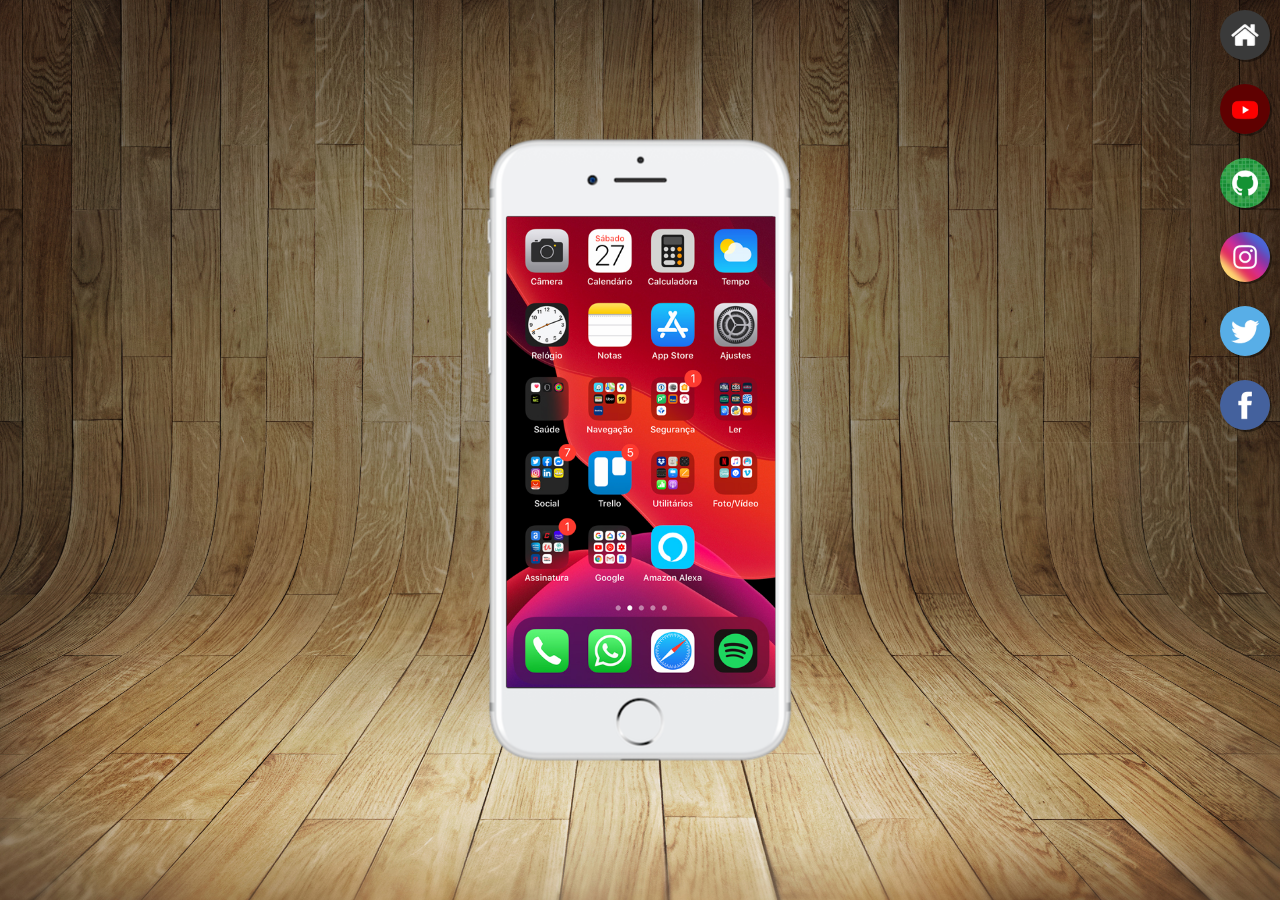
<file: index.html>
<!DOCTYPE html>
<html lang="pt-br">
<head>
    <meta charset="UTF-8">
    <meta name="viewport" content="width=device-width, initial-scale=1.0">
    <title>Projeto Redes Sociais</title>
    <link rel="shortcut icon" href="favicon.ico" type="image/x-icon">
    <link rel="stylesheet" href="estilos/style.css">
</head>
<body>
  <main>
    <section id="telefone">
        <iframe src="home.html" name="tela" id="tela" frameborder="0">
          Seu navegador não é compatível
        </iframe>
    </section>
    <section id="redes-sociais">
      <a href="home.html" target="tela"> <img src="imagens/logo-home.jpg" alt="Home"></a> <br>
      <a href="youtube.html" target="tela"> <img src="imagens/logo-youtube.jpg" alt="YouTube"></a> <br>
      <a href="github.html" target="tela"><img src="imagens/logo-github.jpg" alt="GitHub"></a> <br>
      <a href="instagram.html" target="tela"><img src="imagens/logo-instagram.jpg" alt="Instagram"></a> <br>
      <a href="twitter.html" target="tela"><img src="imagens/logo-twitter.jpg" alt="Twitter"></a> <br>
      <a href="facebook.html" target="tela"><img src="imagens/logo-facebook.jpg" alt="Facebook"></a>
    </section>
  </main>  
</body>
</html>
</file>
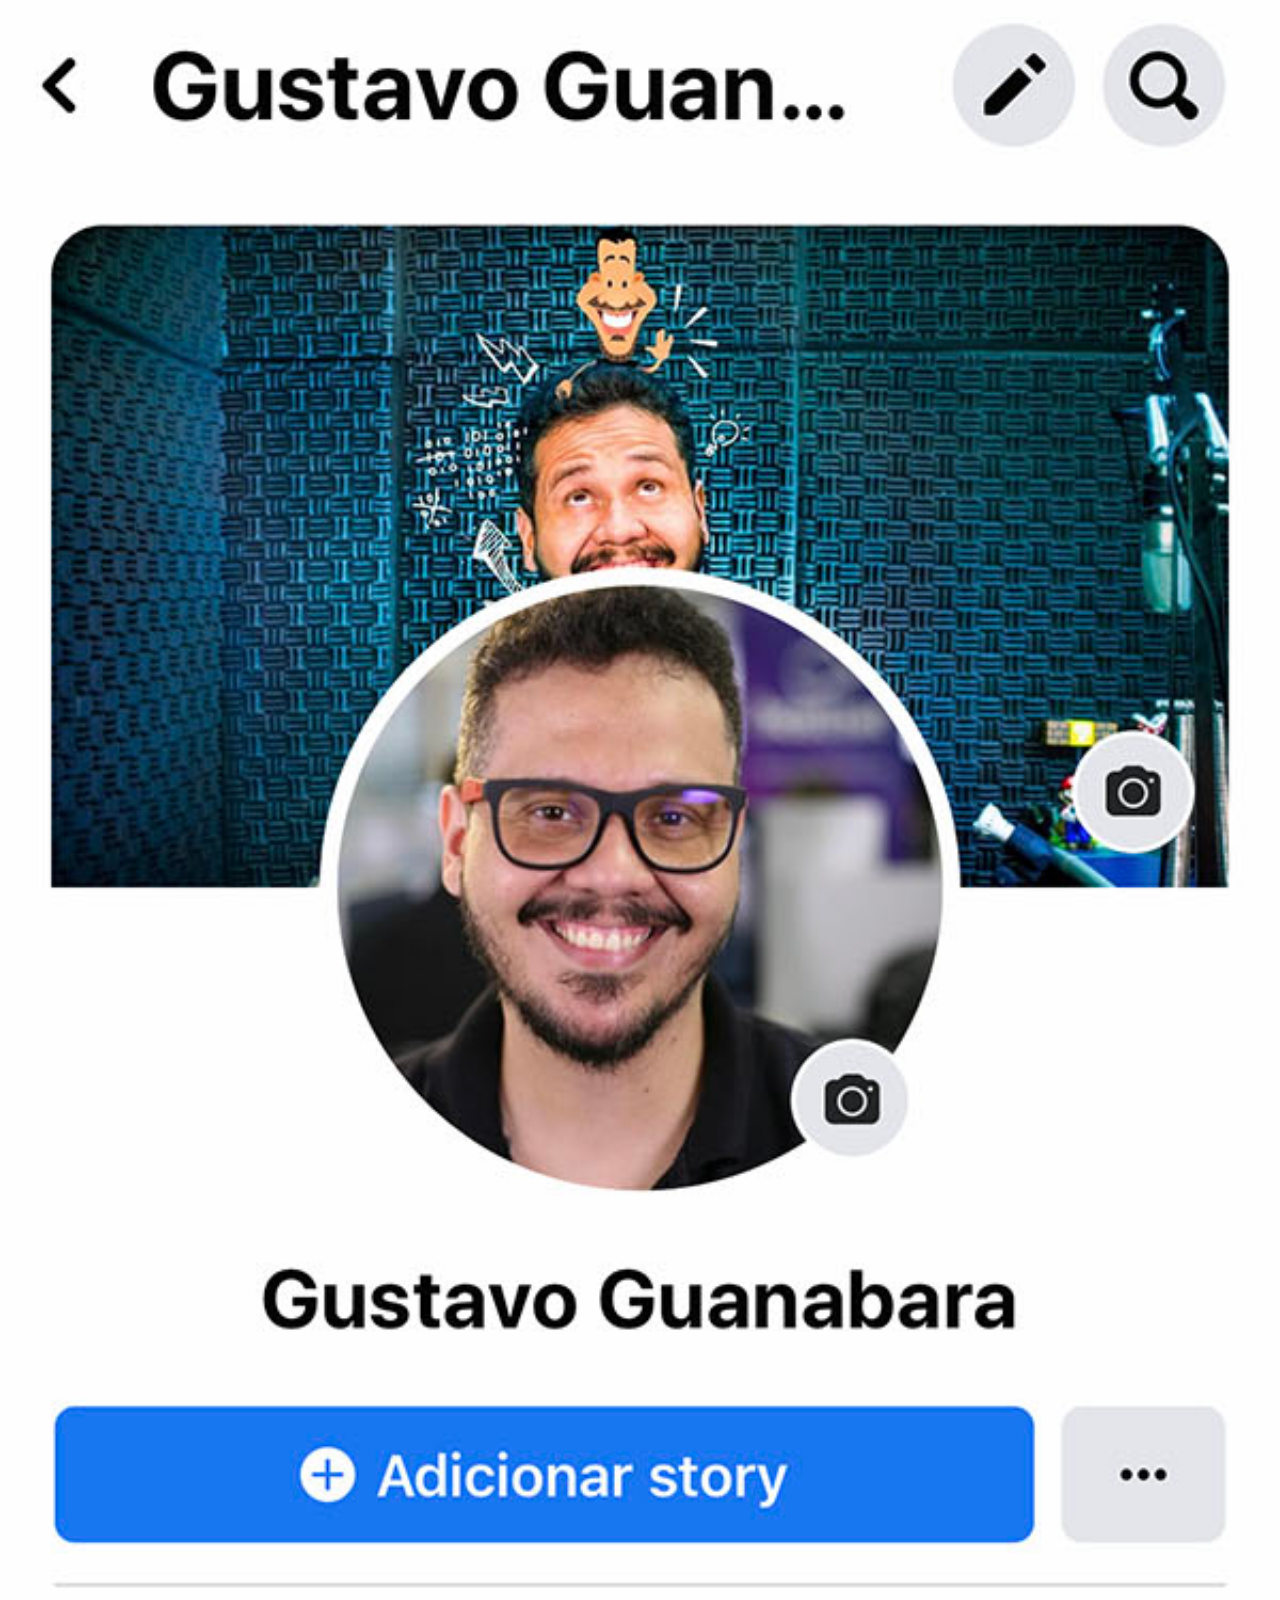
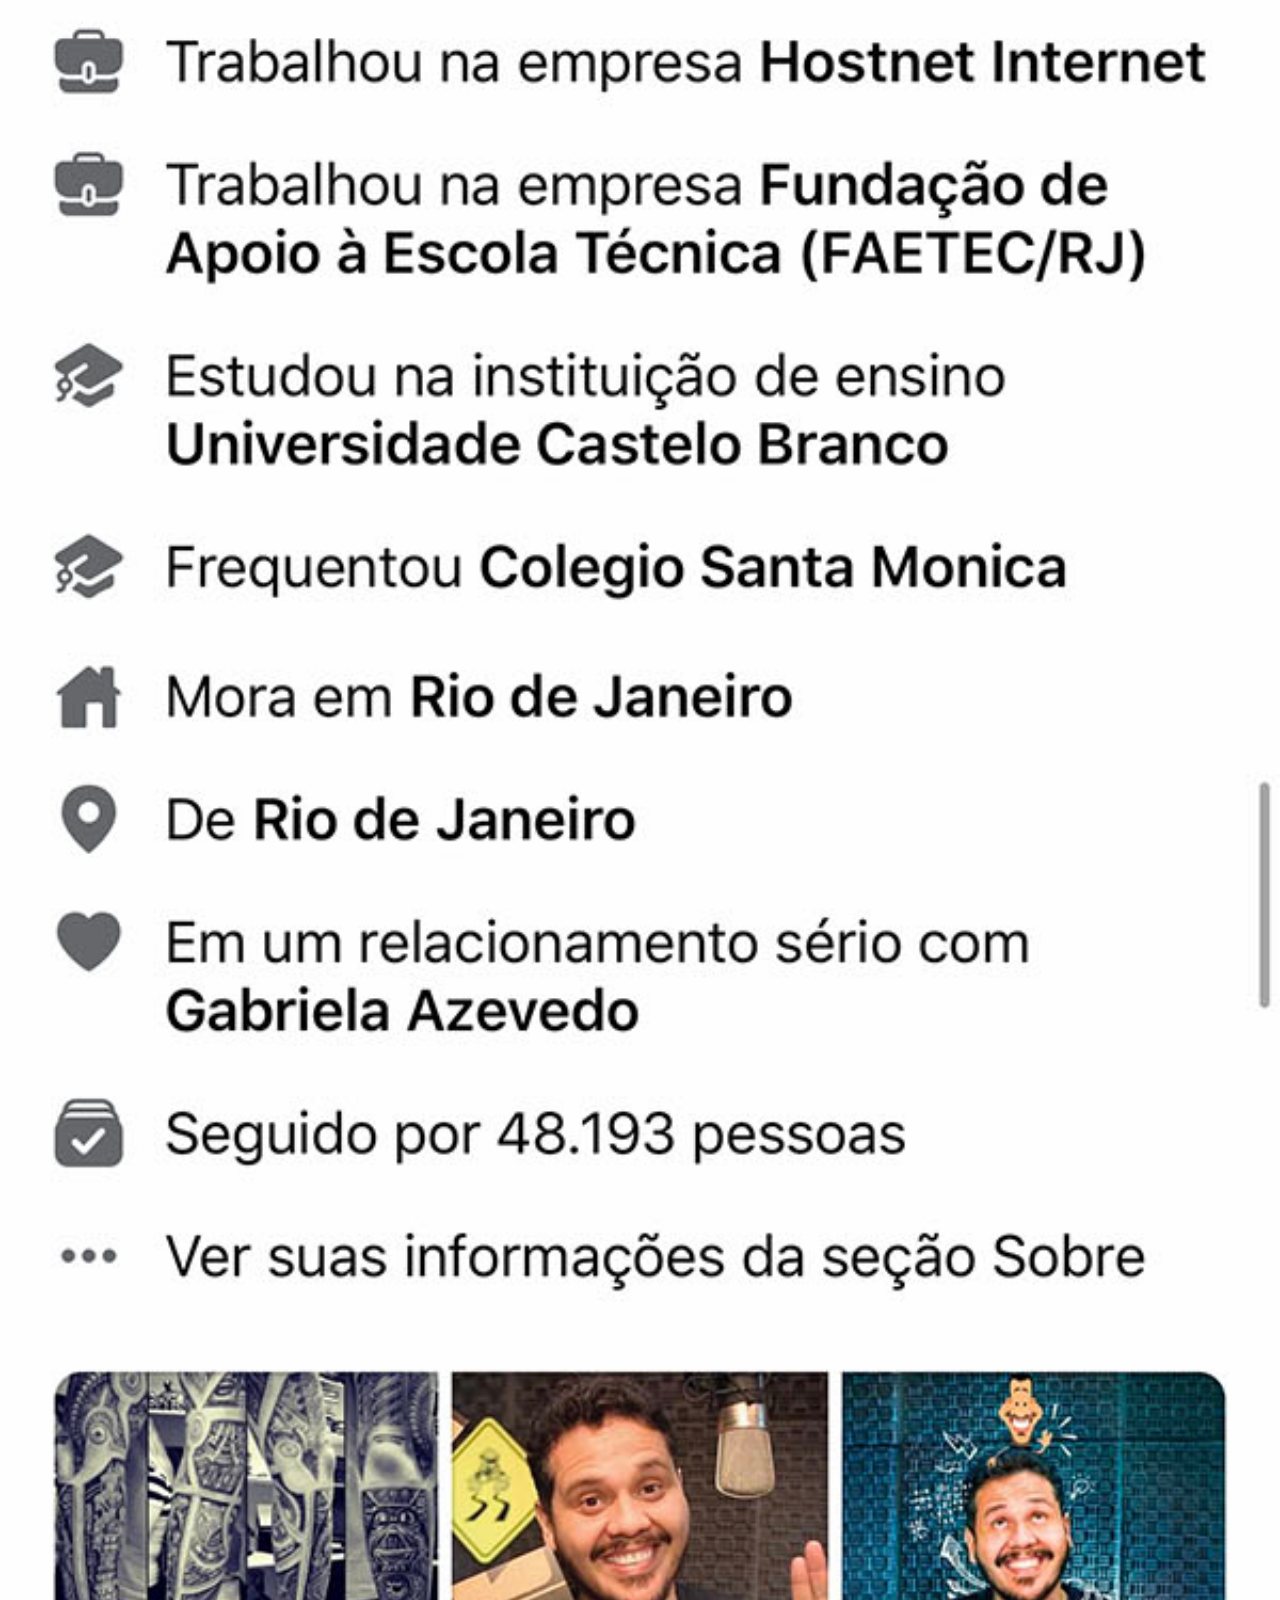
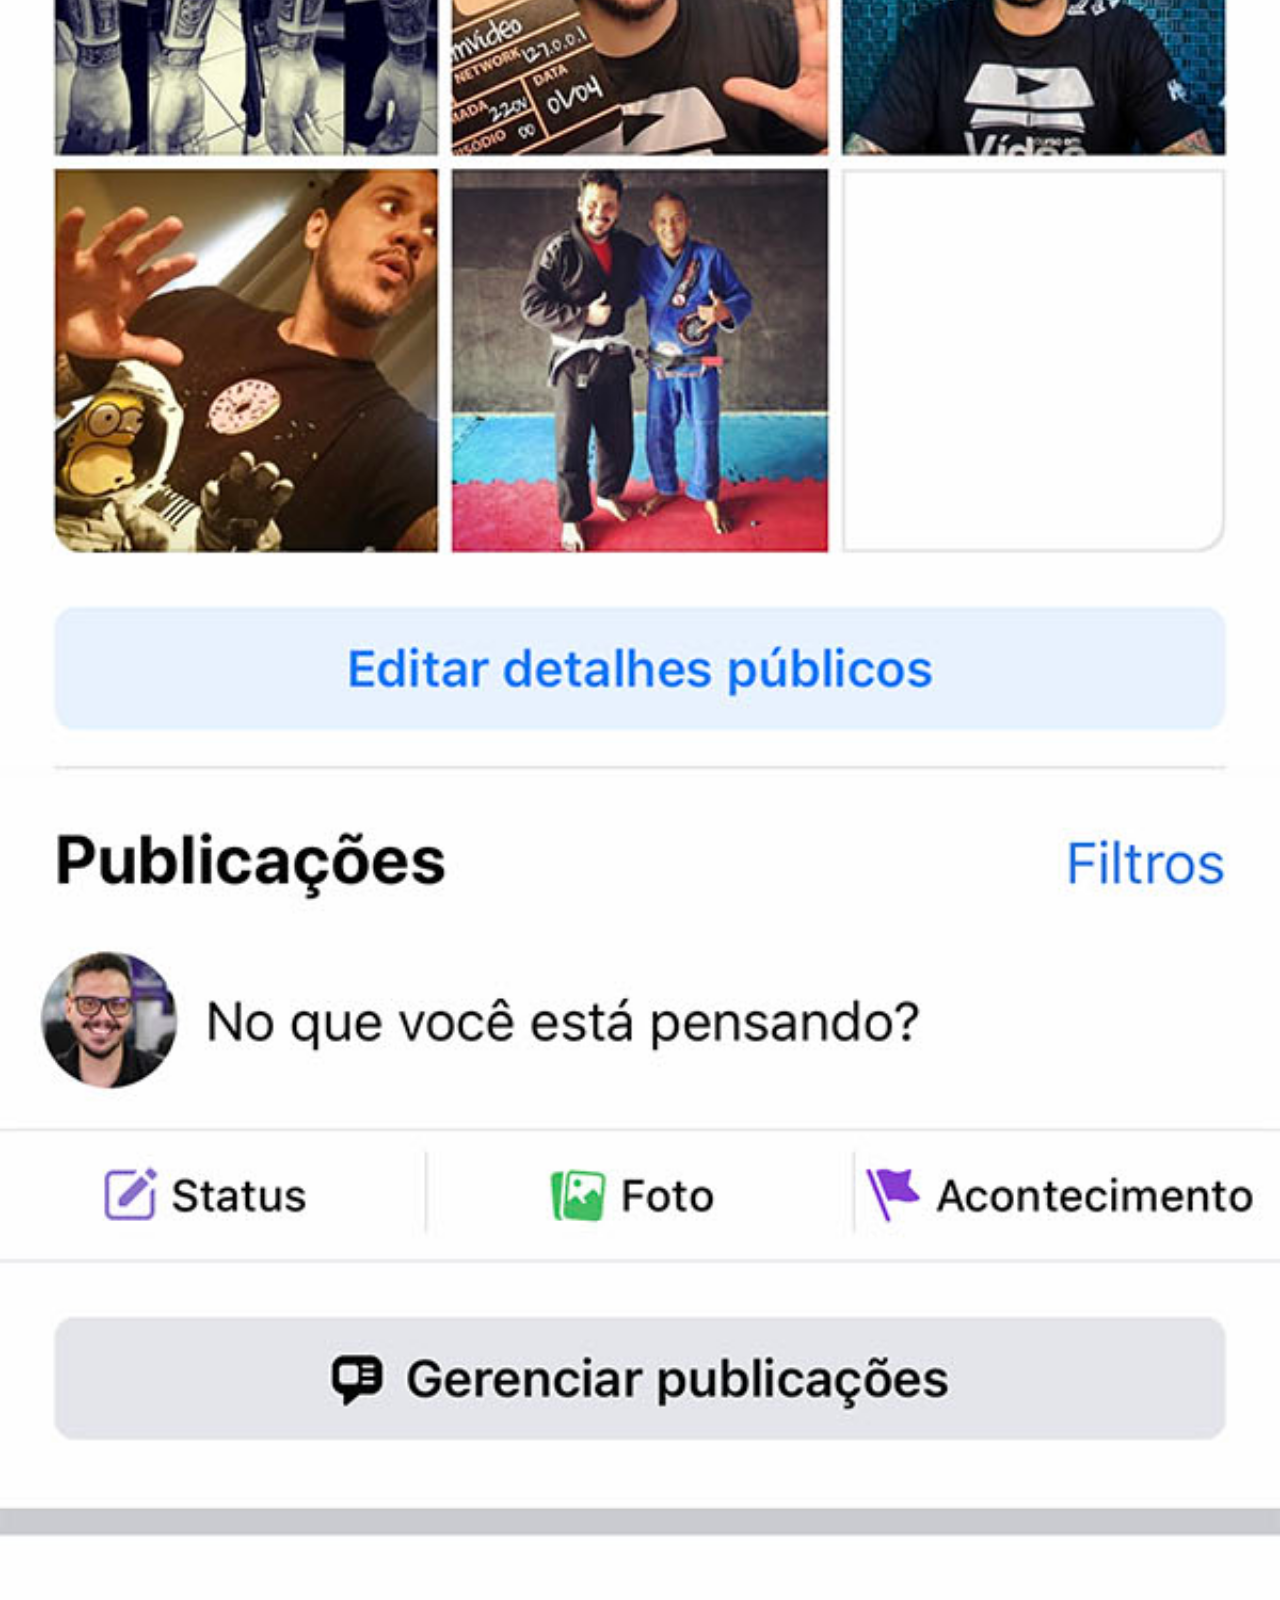
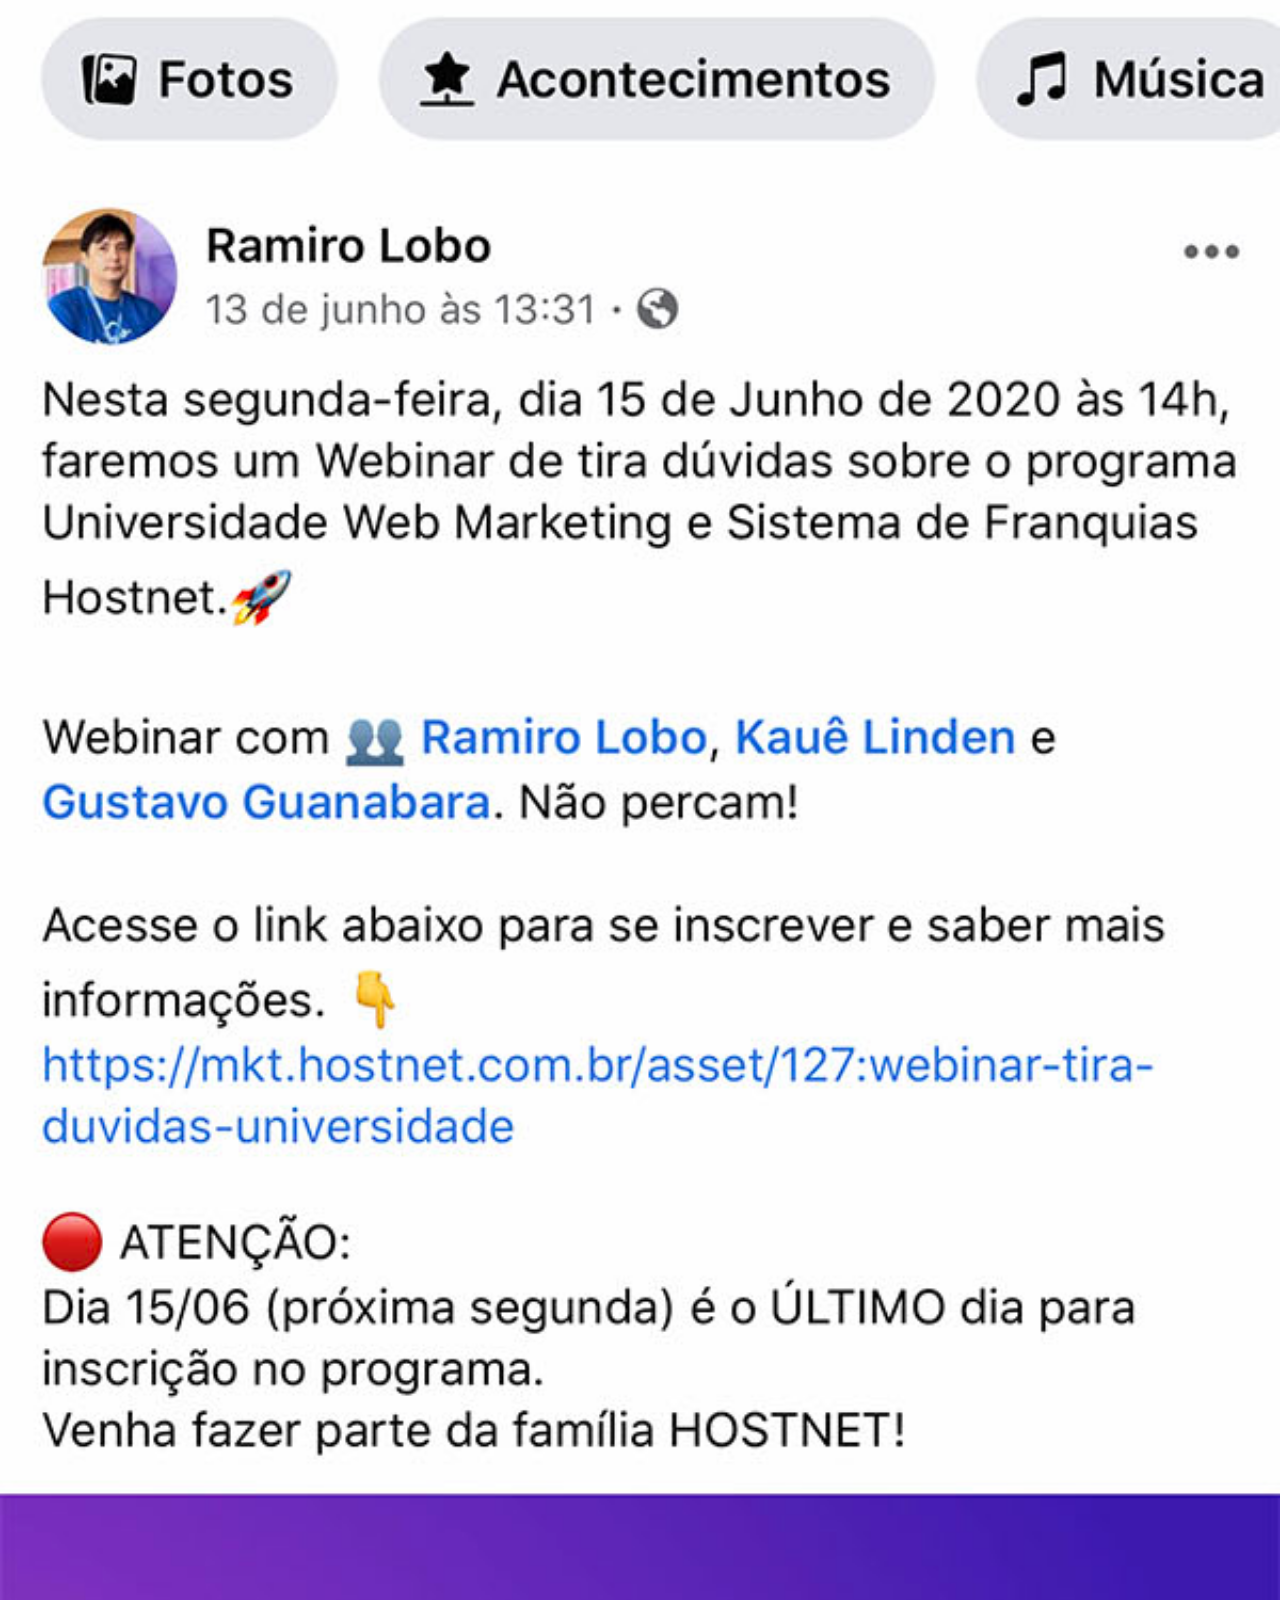
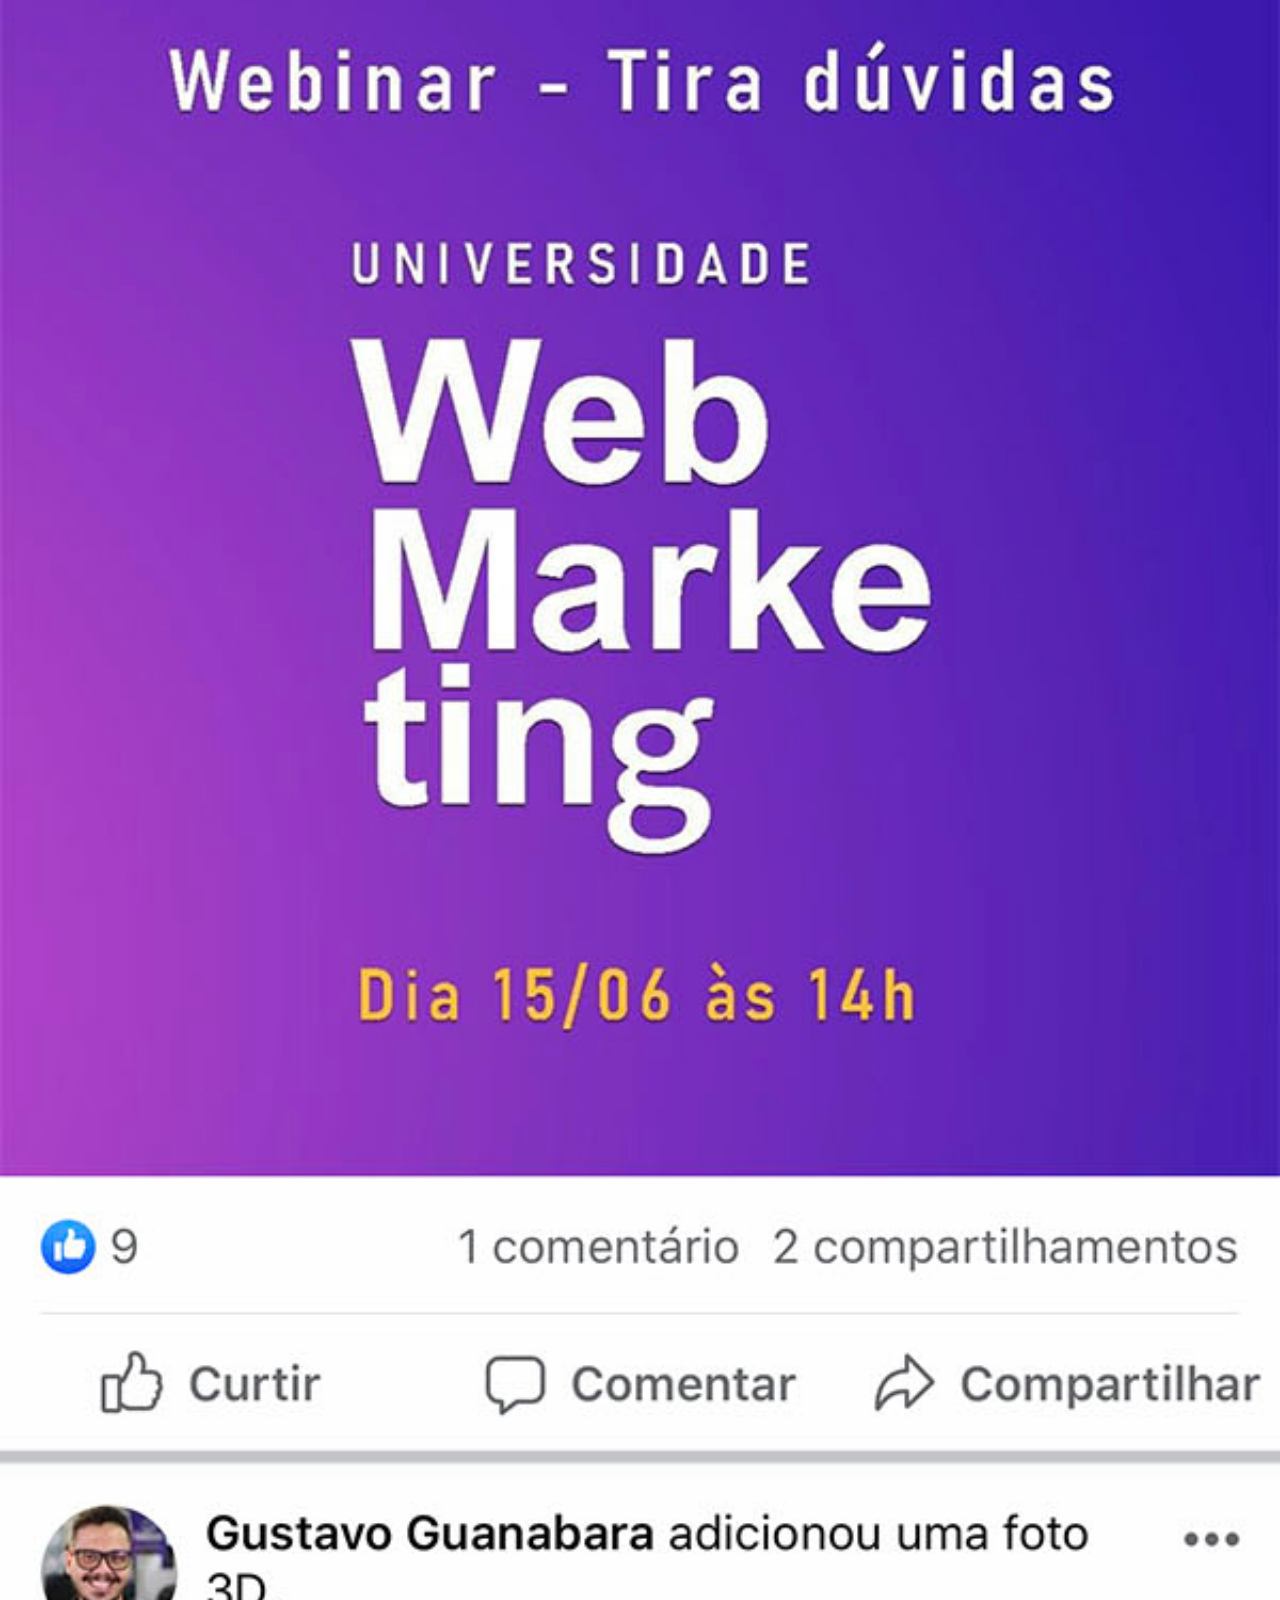
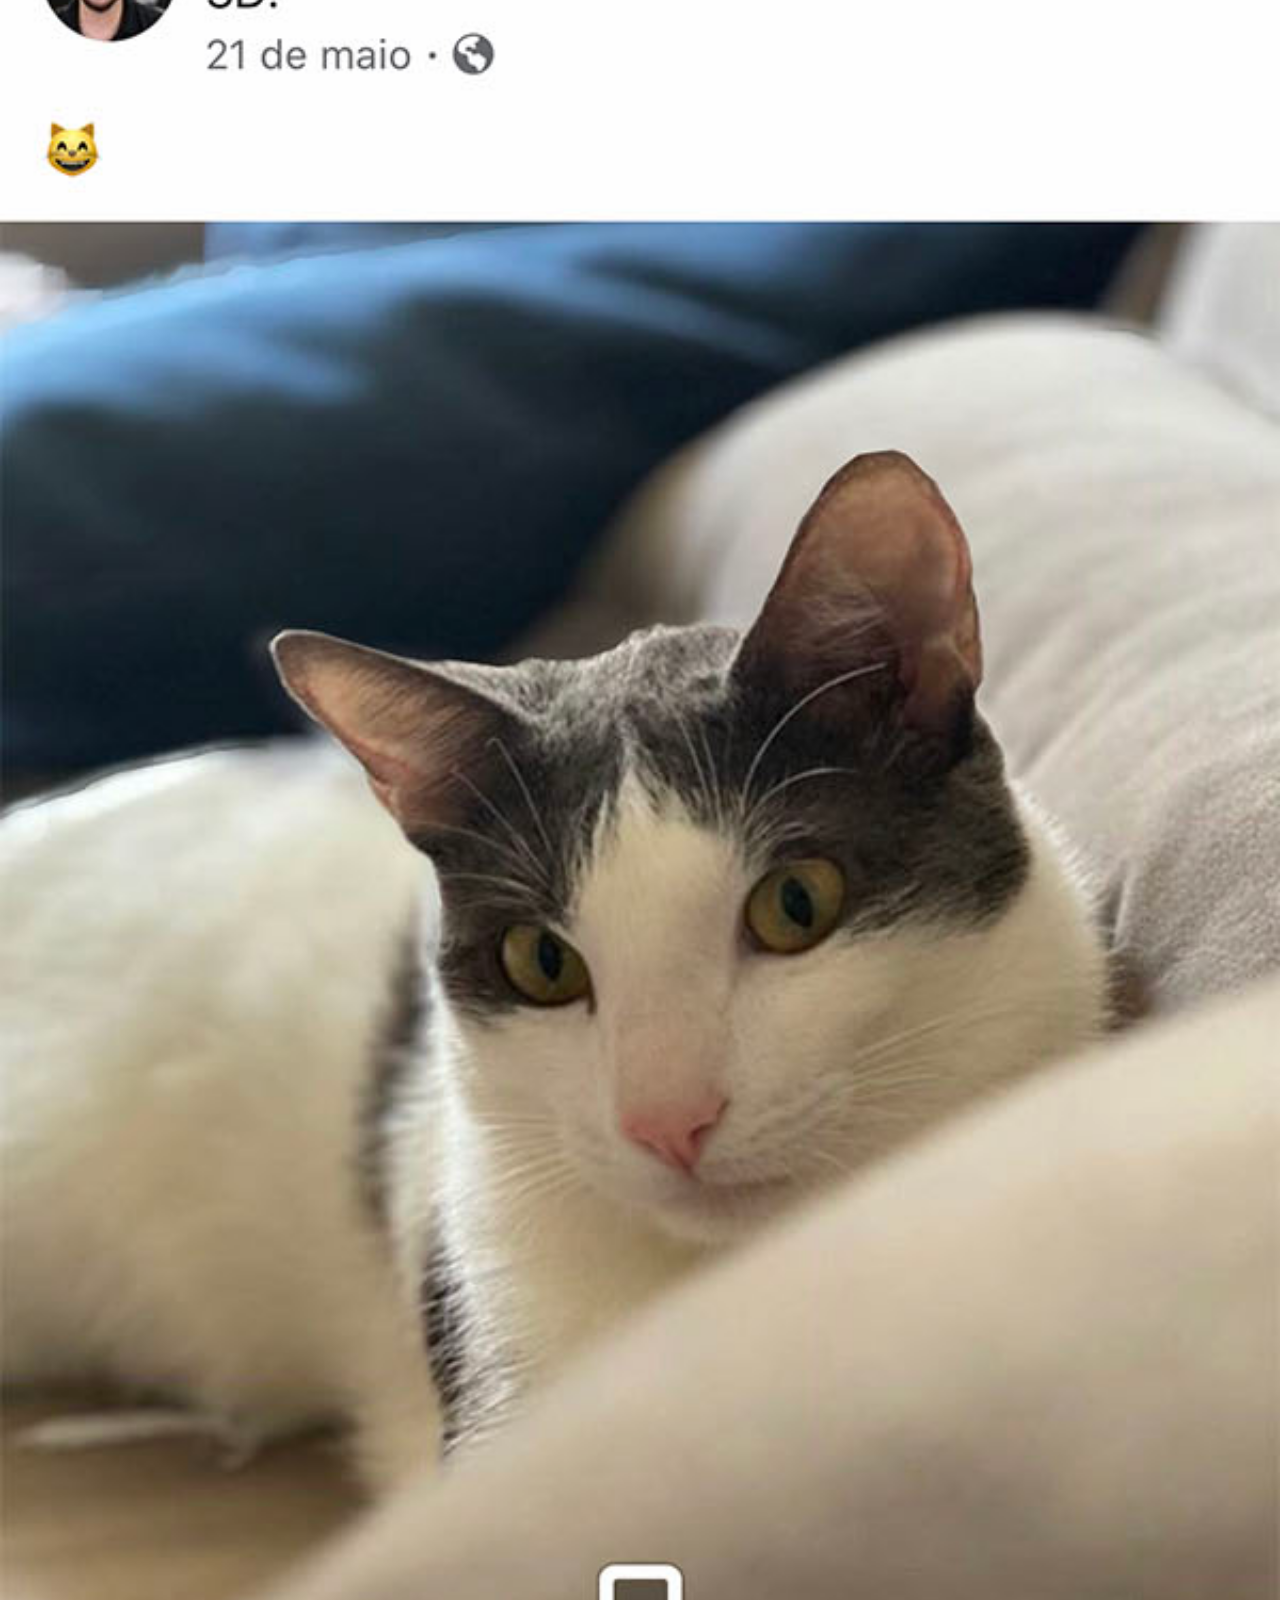
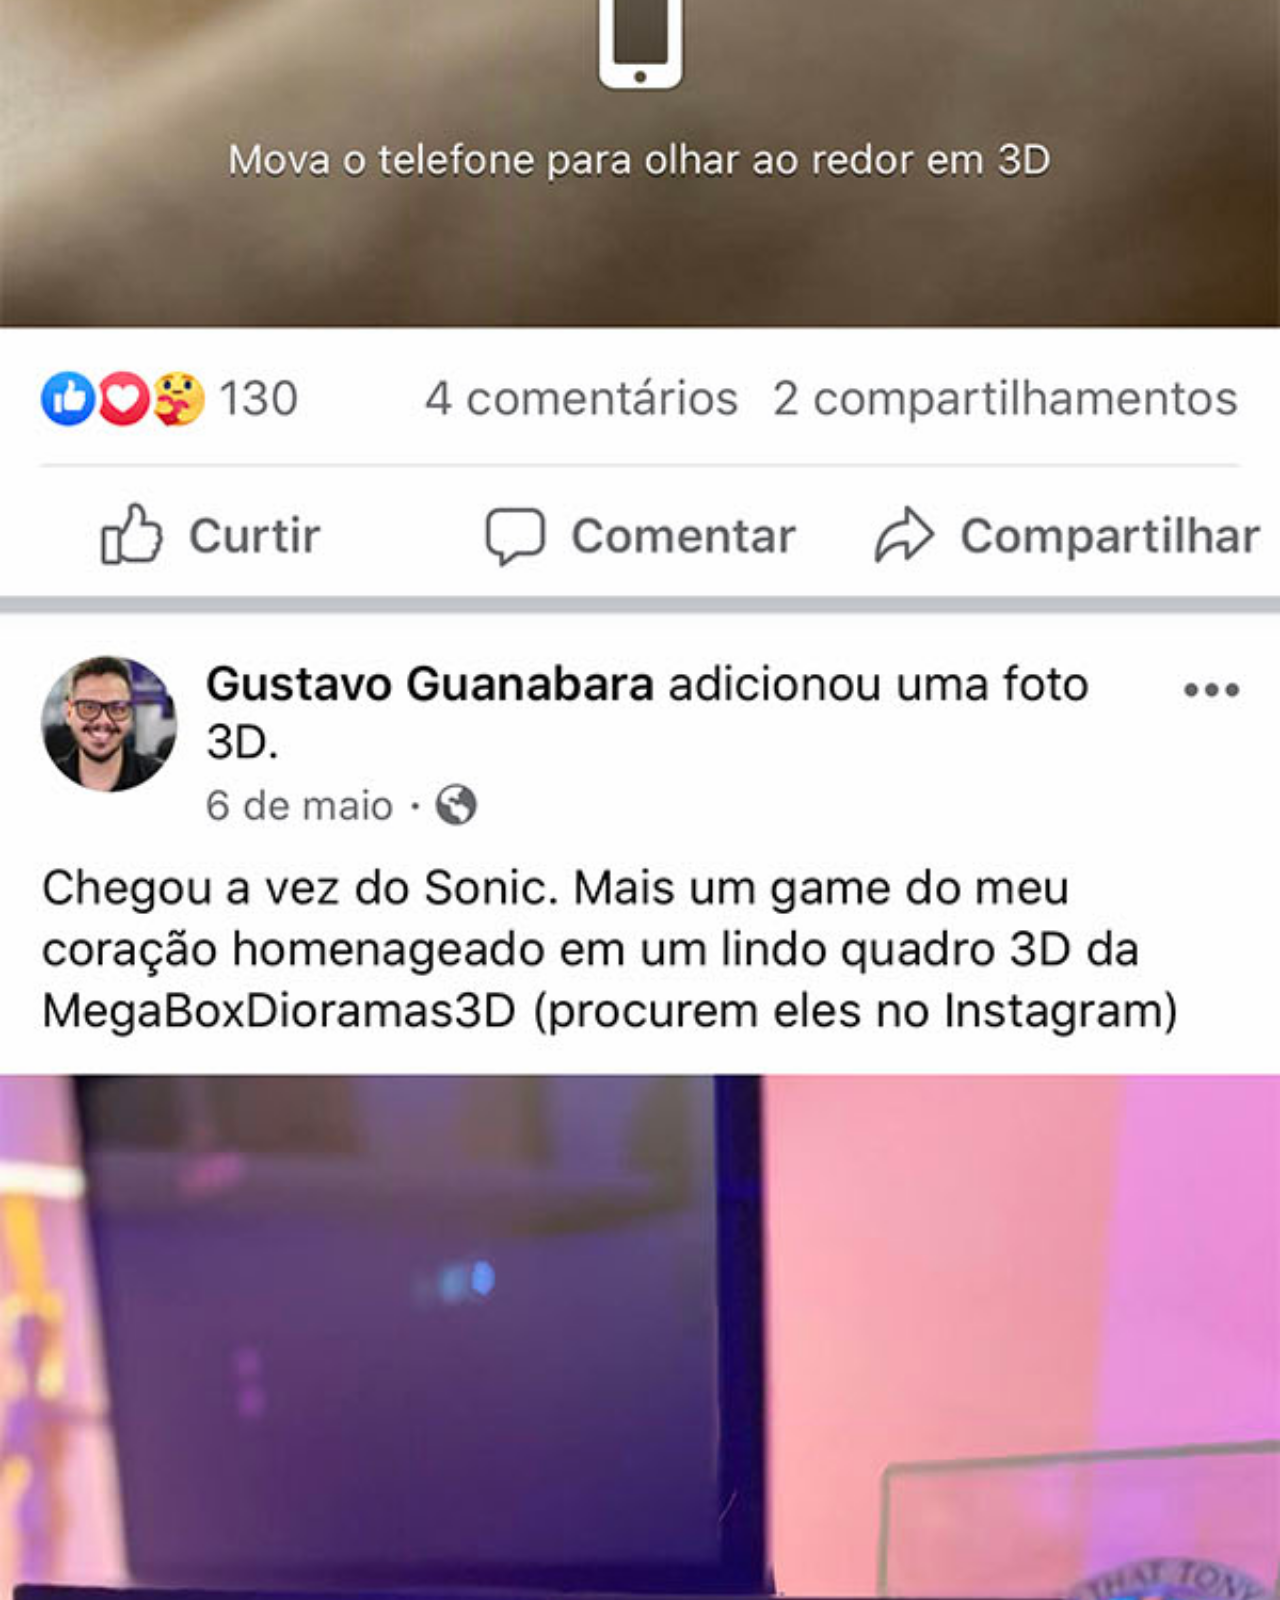
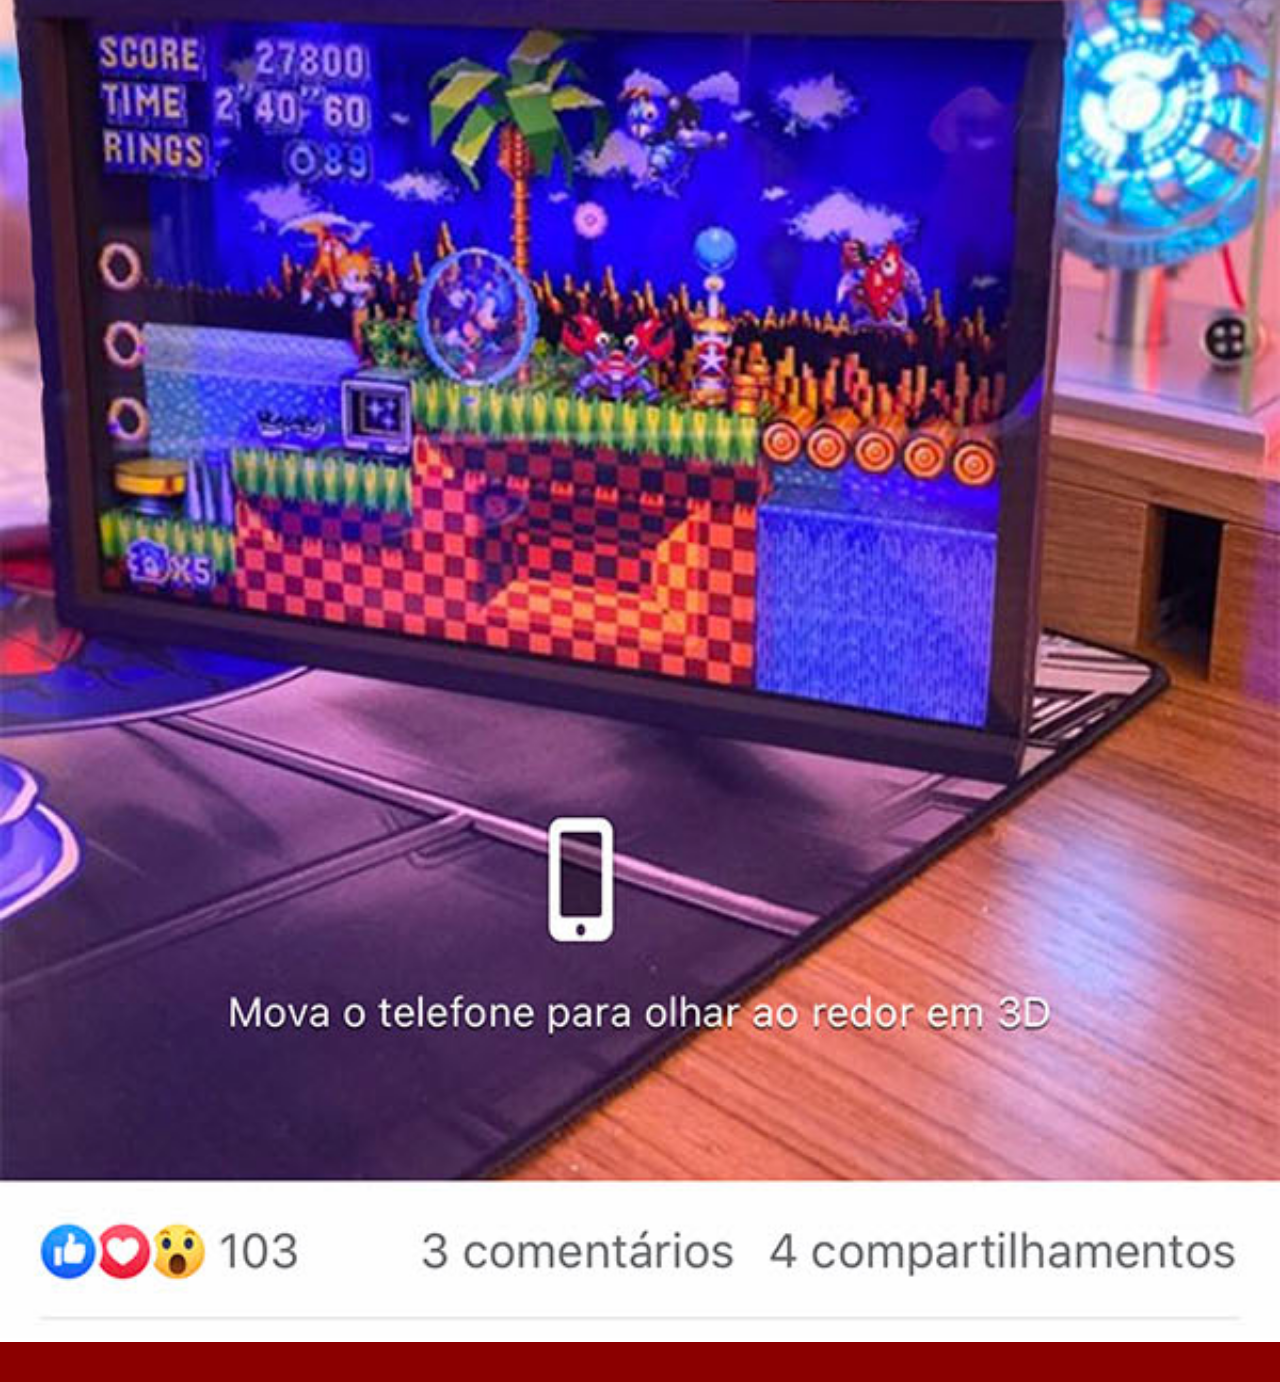
<file: facebook.html>
<!DOCTYPE html>
<html lang="pt-br">
<head>
    <meta charset="UTF-8">
    <meta name="viewport" content="width=device-width, initial-scale=1.0">
    <title>Facebook</title>
    <link rel="stylesheet" href="estilos/social.css">
</head>
<body>
  <img src="imagens/tela-facebook.jpg" alt="Facebook">  
  <a href="https://www.facebook.com/gustavoguanabara/" target="_blank"></a>
</body>
</html>
</file>
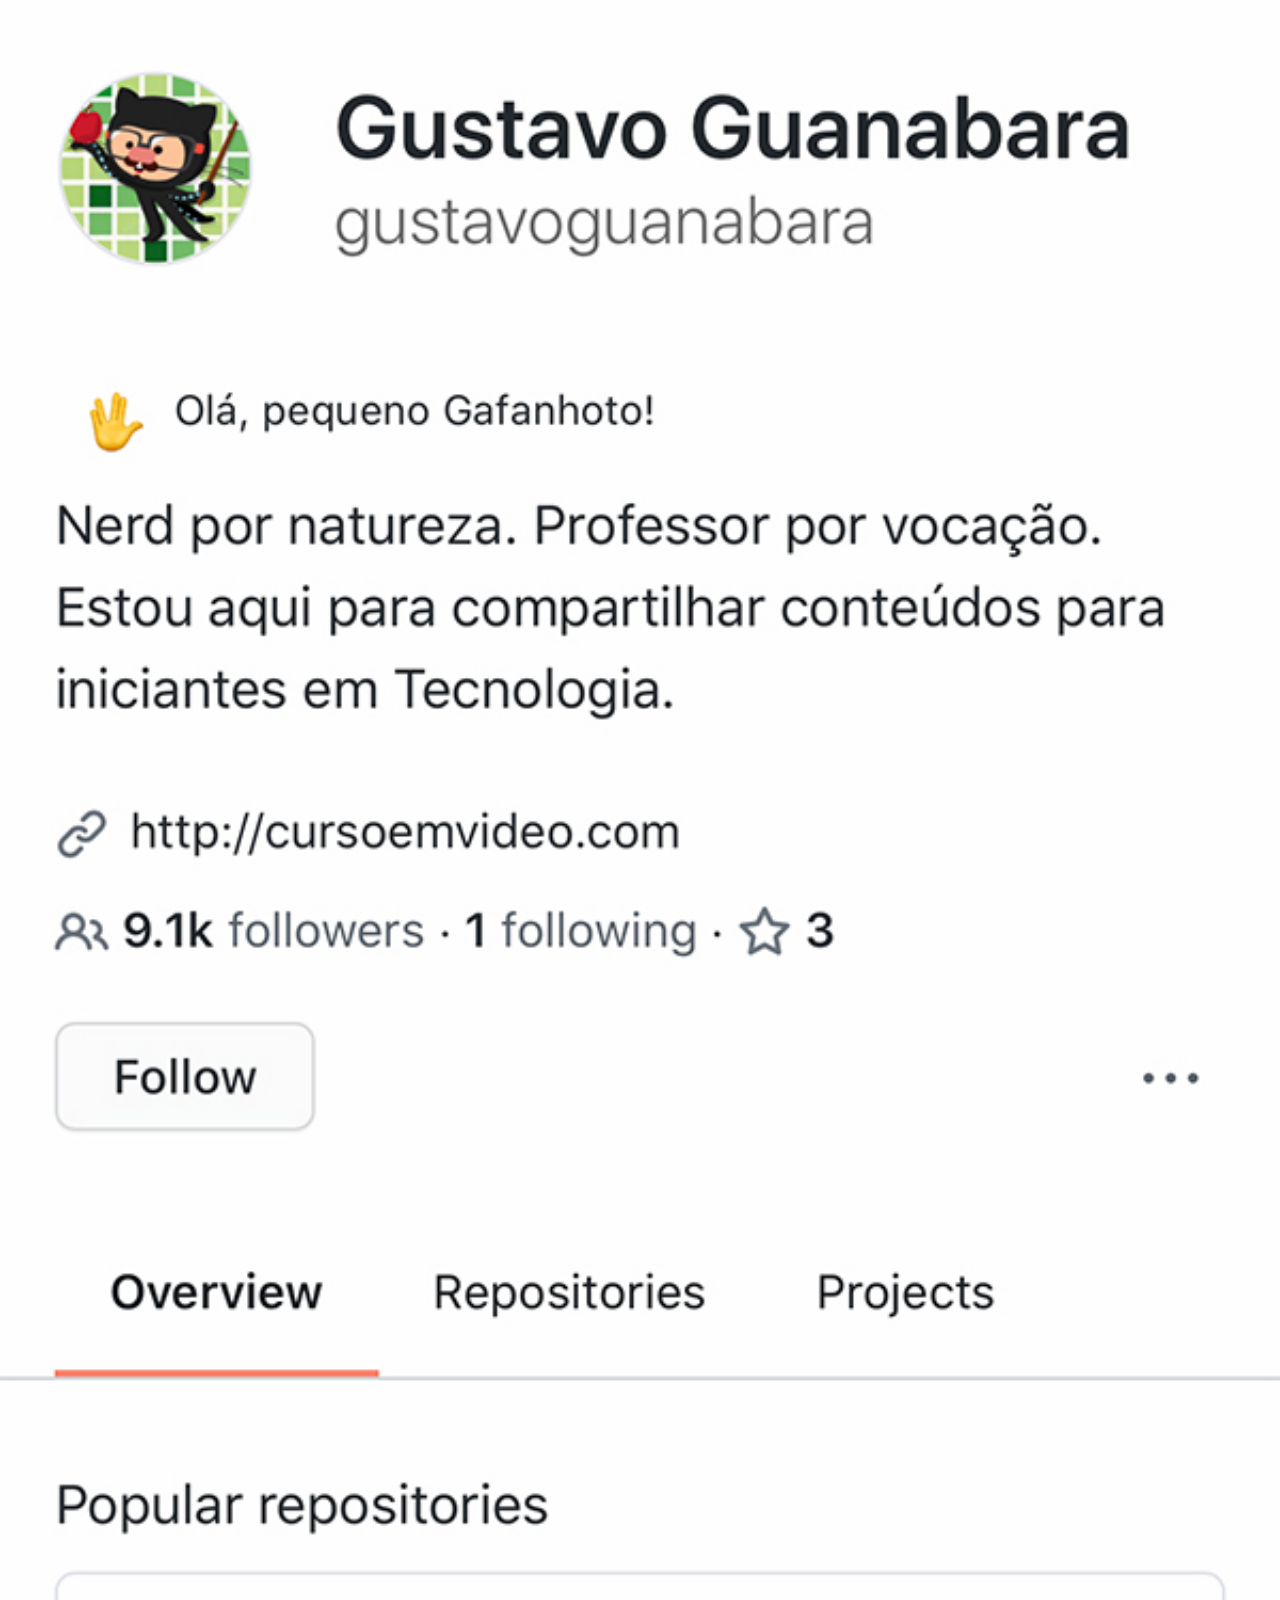
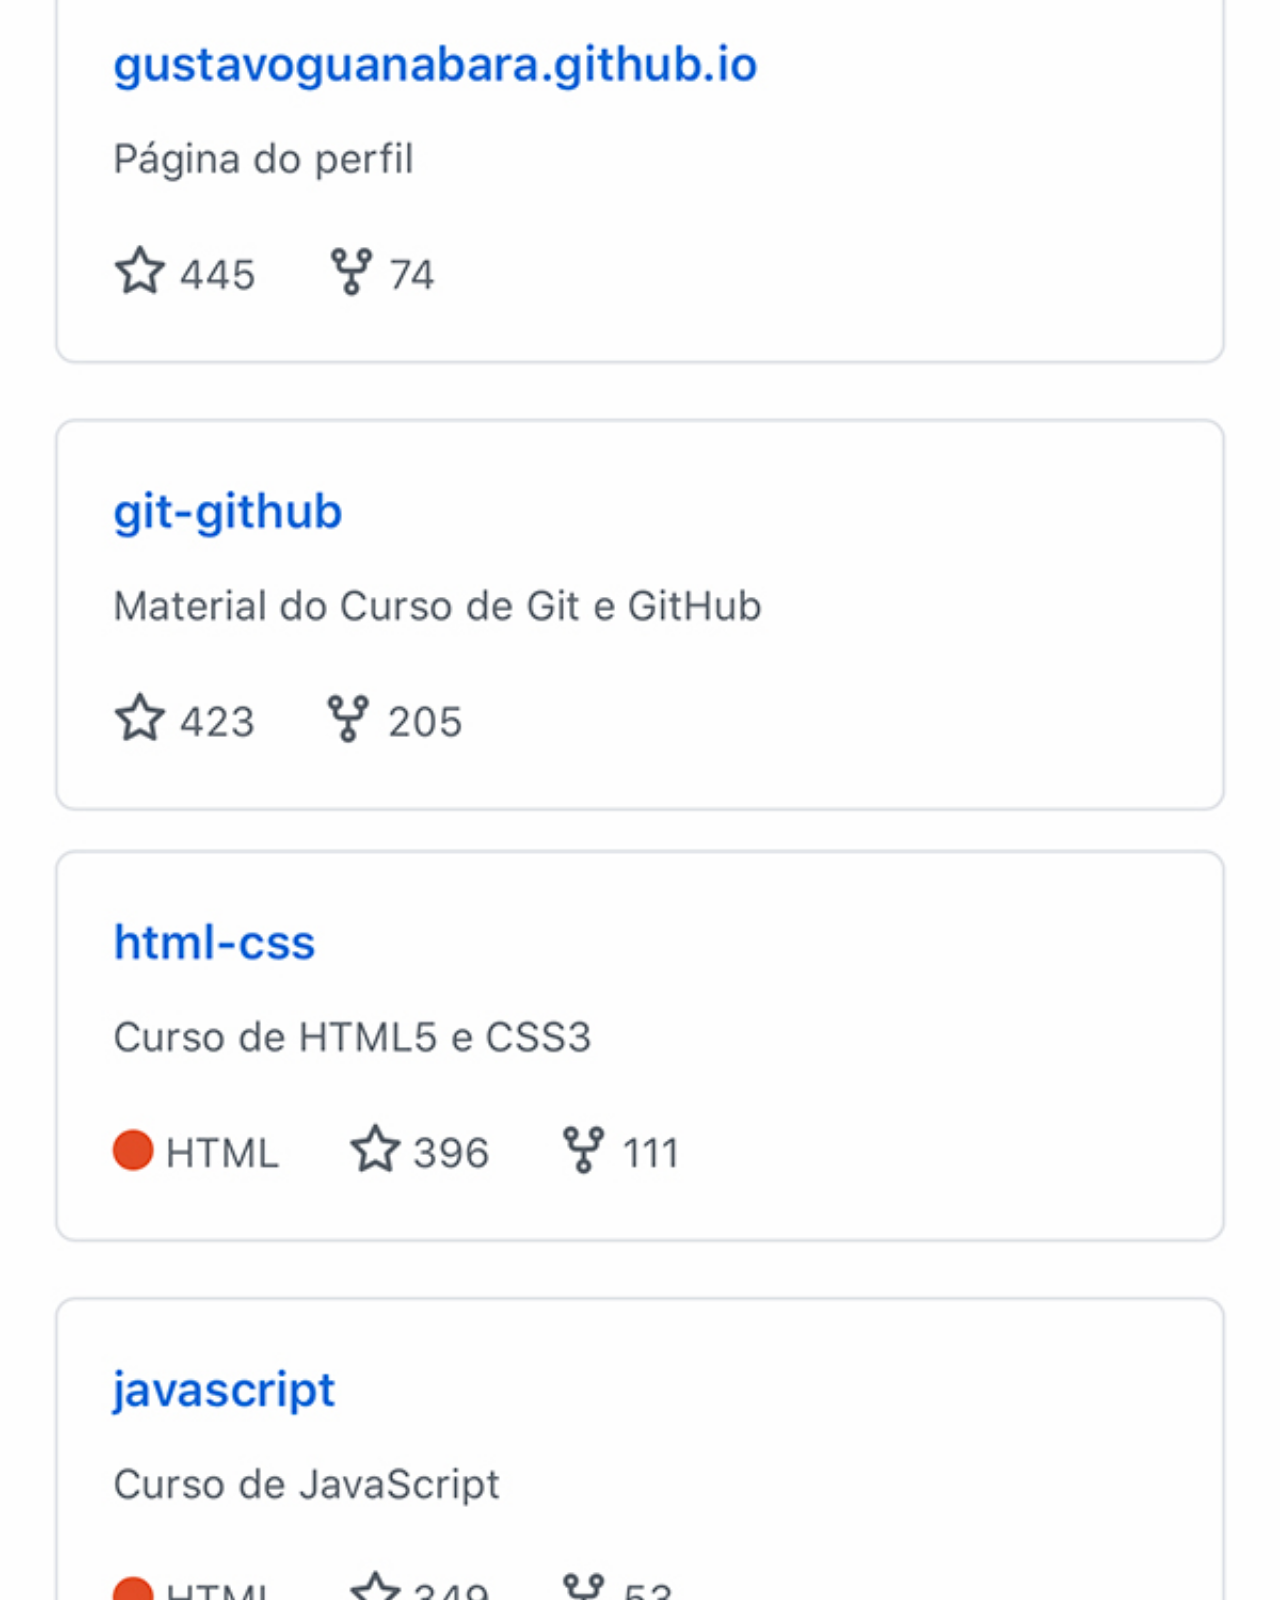
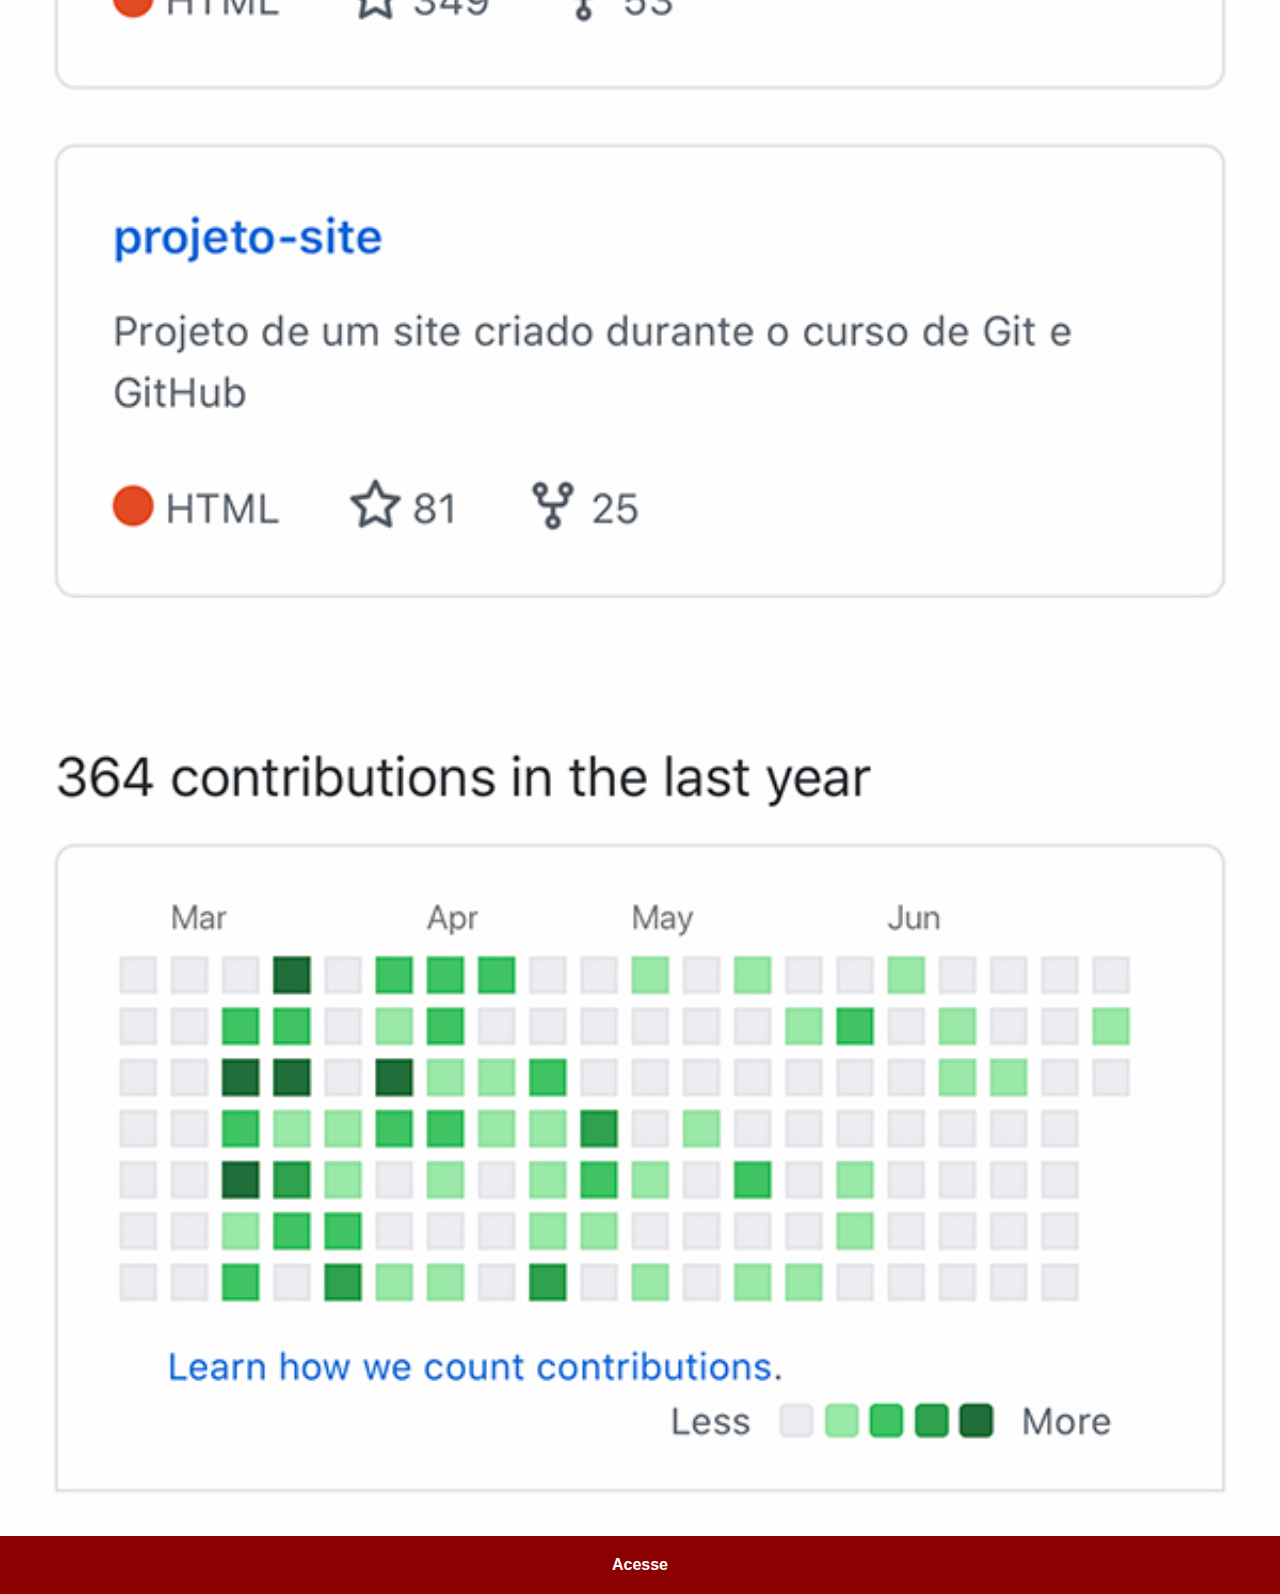
<file: github.html>
<!DOCTYPE html>
<html lang="pt-br">
<head>
    <meta charset="UTF-8">
    <meta name="viewport" content="width=device-width, initial-scale=1.0">
    <title>GitHub</title>
    <link rel="stylesheet" href="estilos/social.css">
    <style></style>
</head>
<body>
    <img src="imagens/tela-github.jpg" alt="GitHub">
    <a href="https://github.com/Miguel018-dev" target="_blank">Acesse</a>  
</body>
</html>
</file>
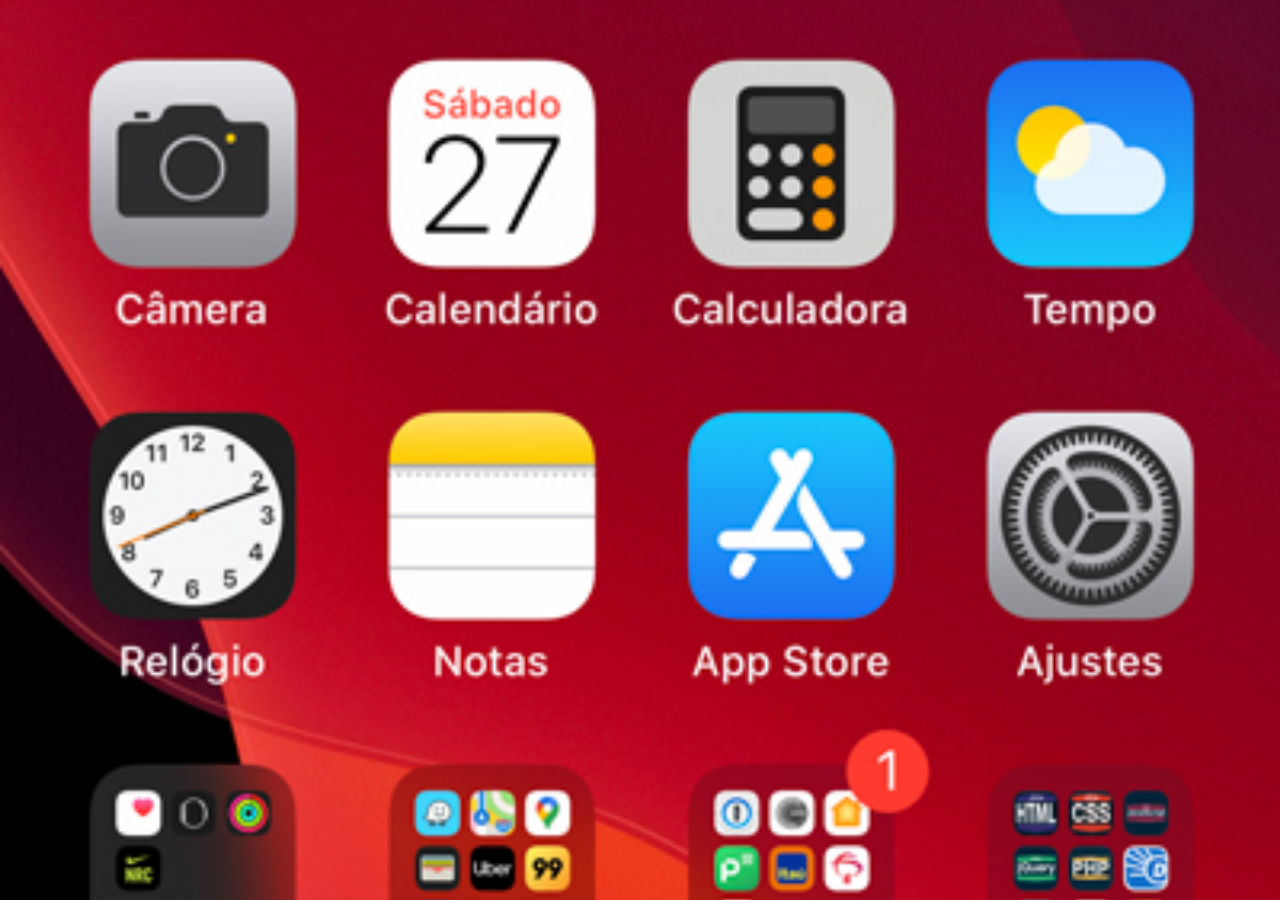
<file: home.html>
<!DOCTYPE html>
<html lang="pt-br">
<head>
    <meta charset="UTF-8">
    <meta name="viewport" content="width=device-width, initial-scale=1.0">
    <title>Home</title>
    <style>
        *{
            margin: 0px;
            padding: 0px;
        }

        body{
            height: 100vh;
            width: 100vw;
            background: black url("./imagens/tela-home.jpg") no-repeat top center;
            background-size: cover;
        }
    </style>
</head>
<body>
    
</body>
</html>
</file>
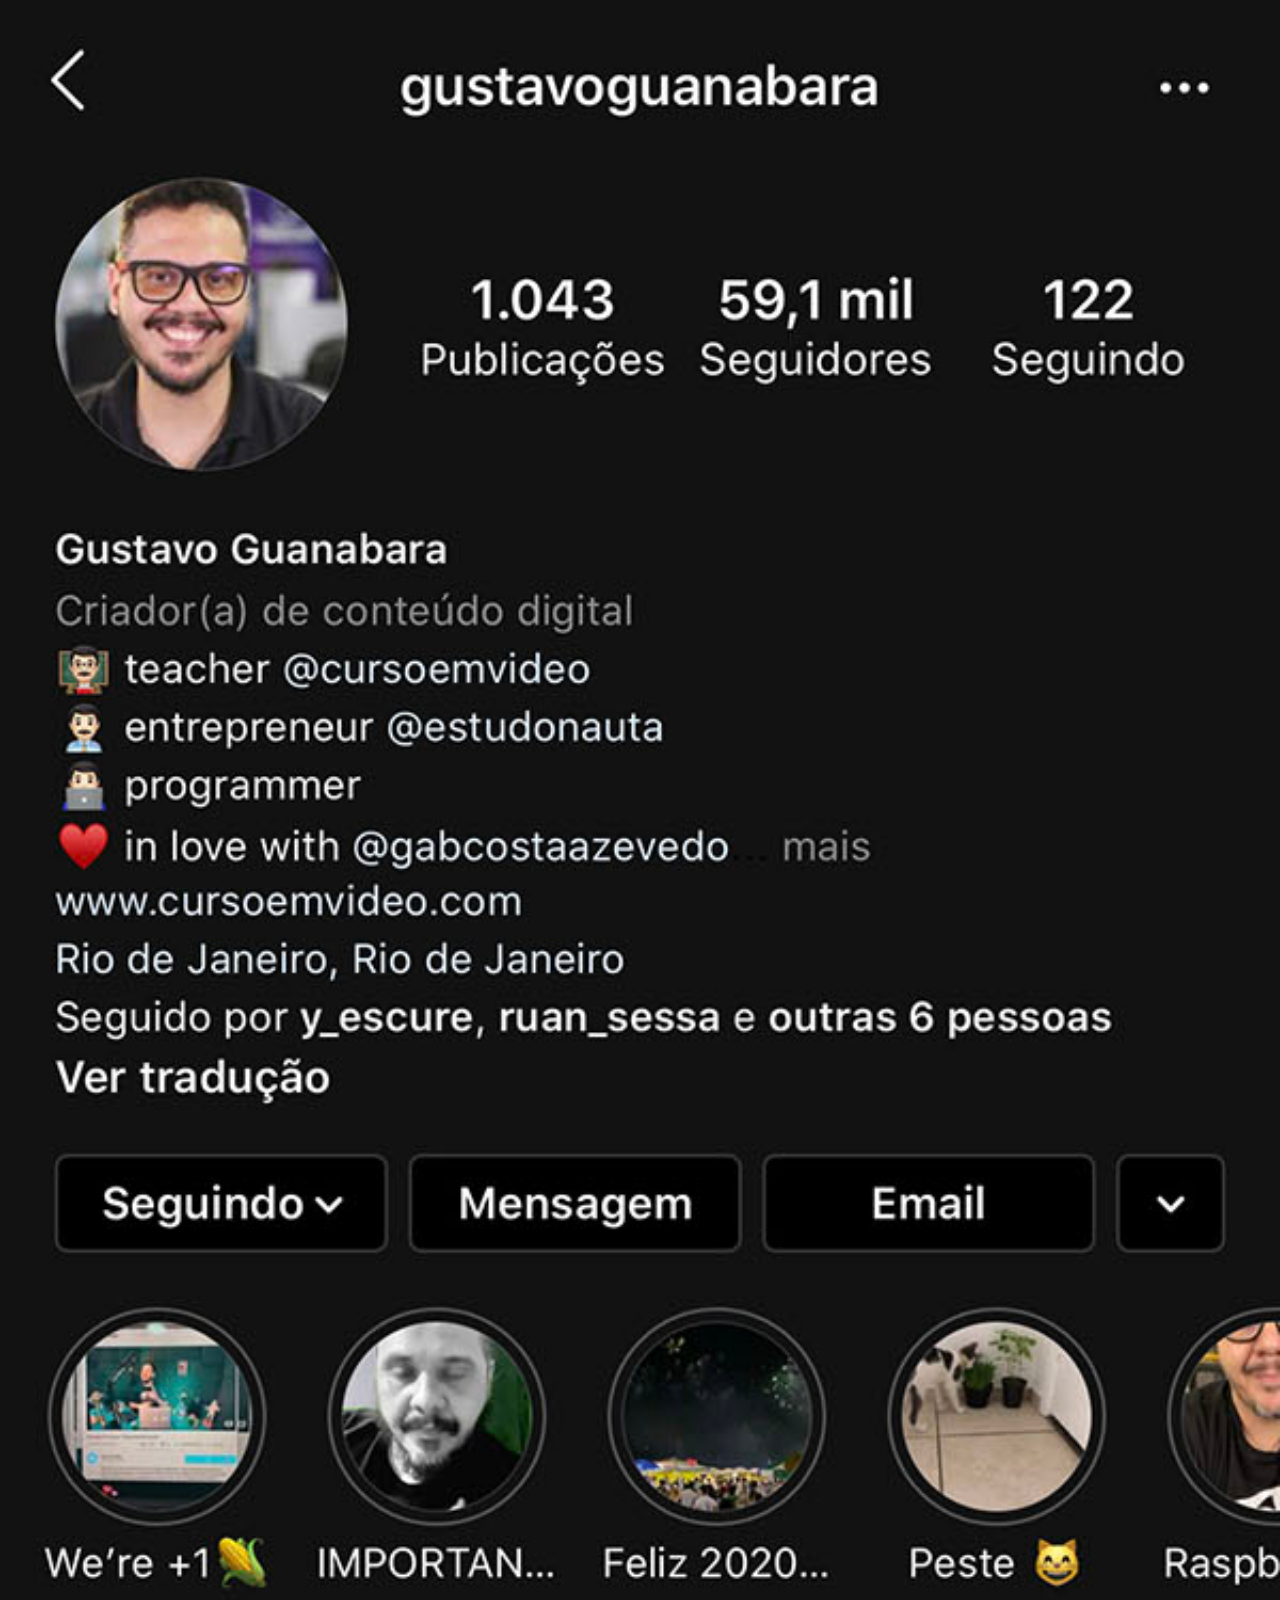
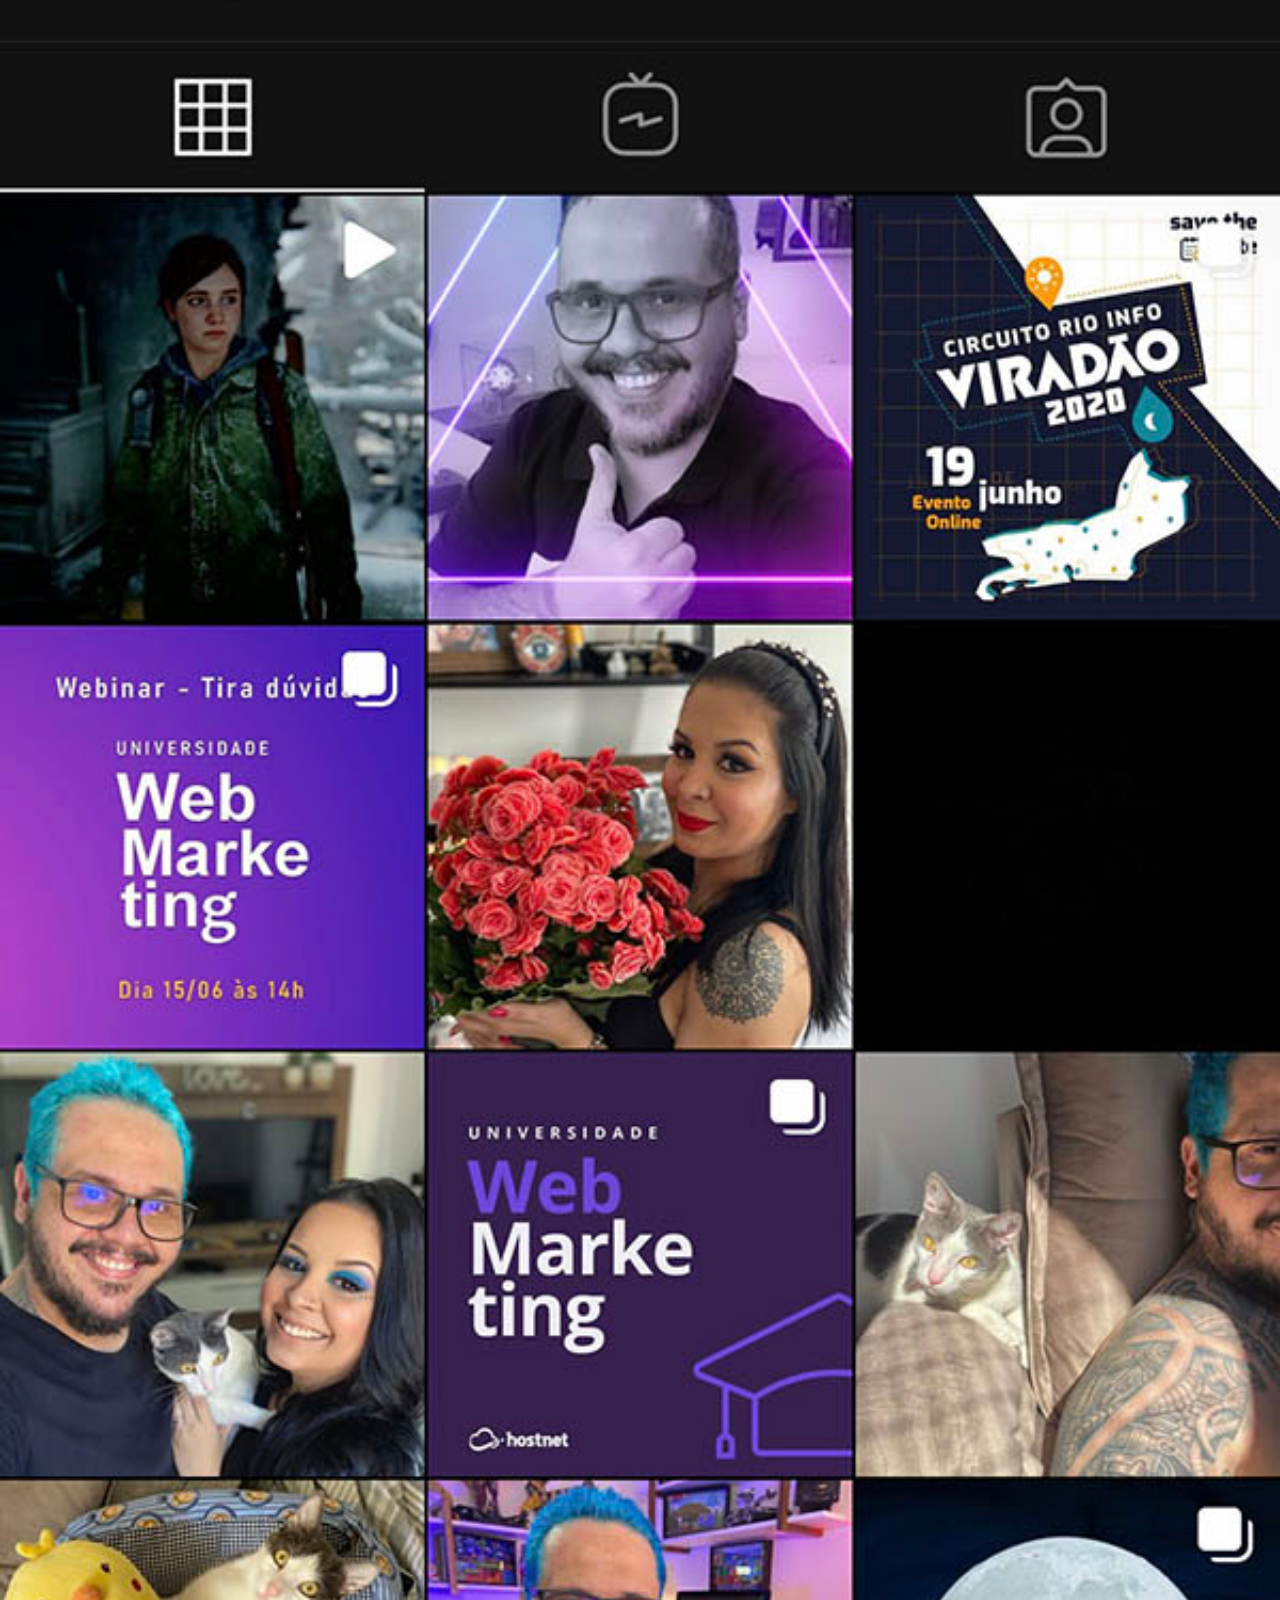
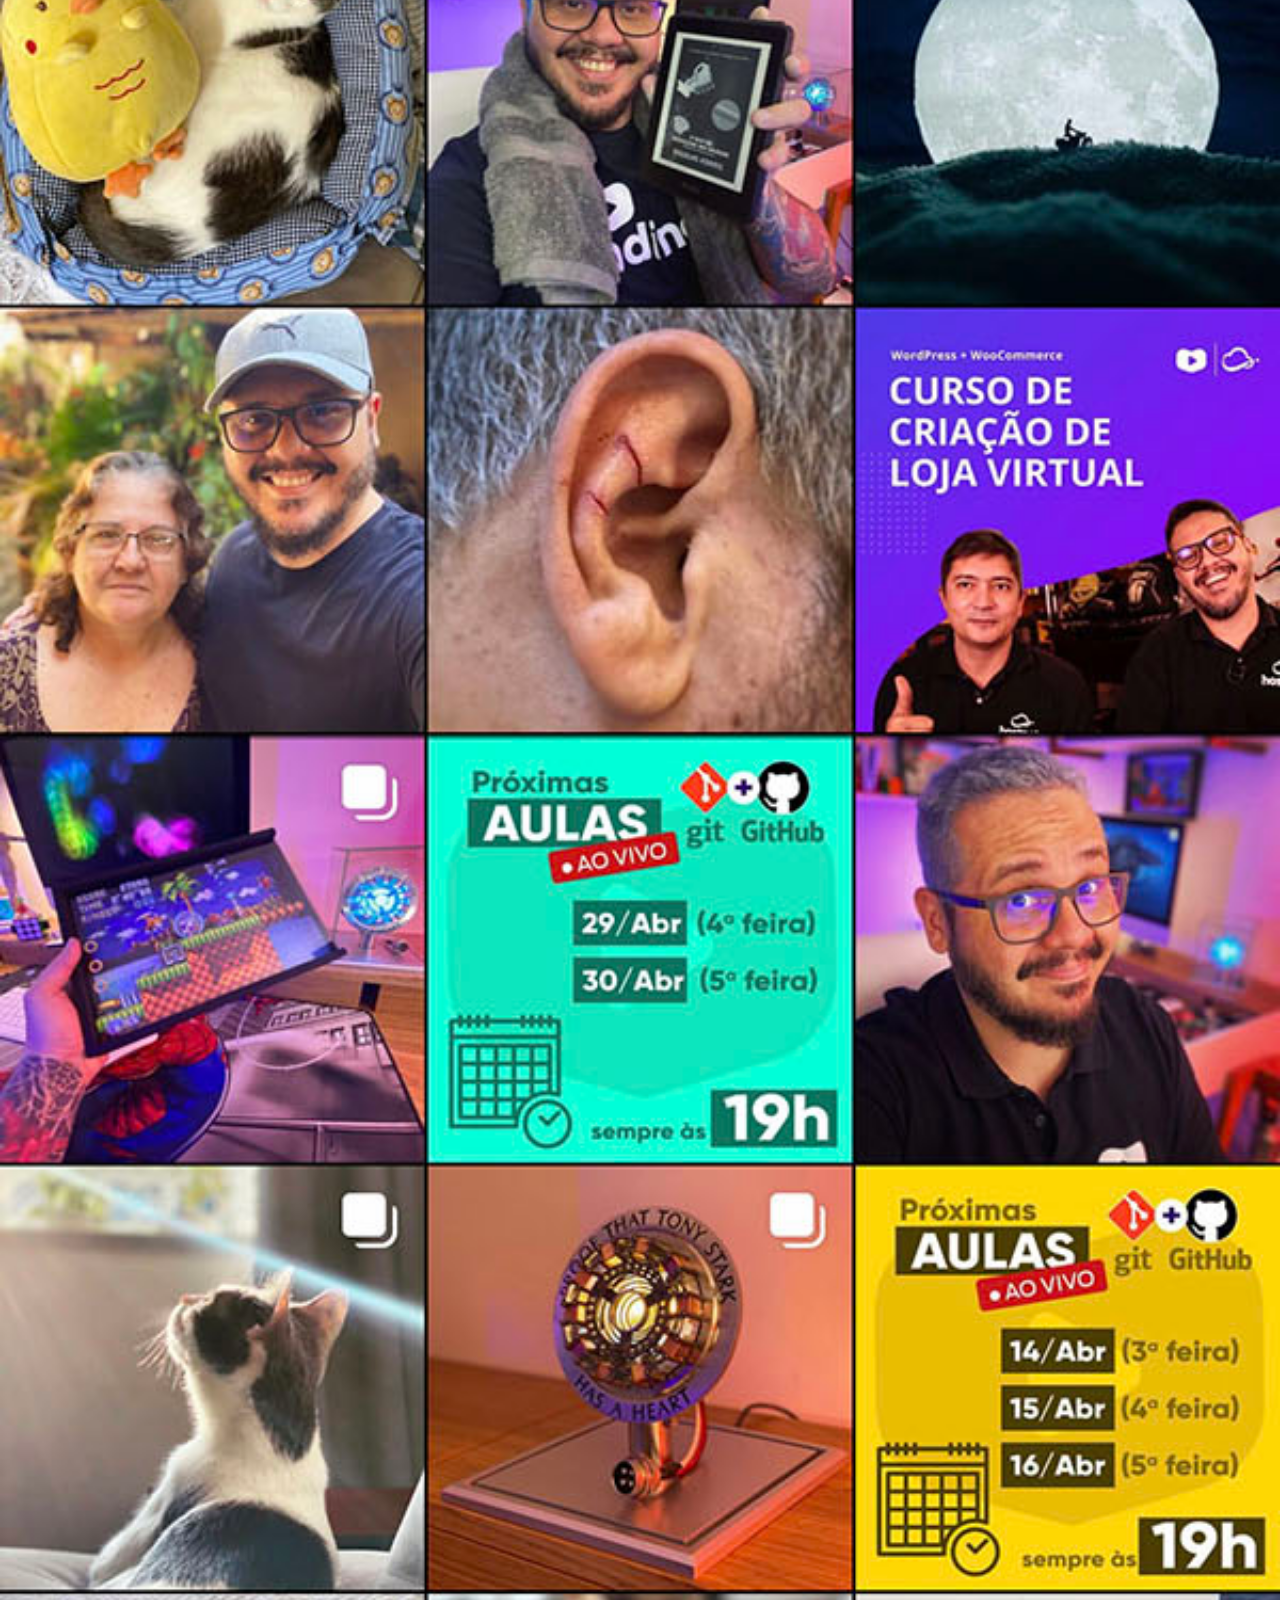
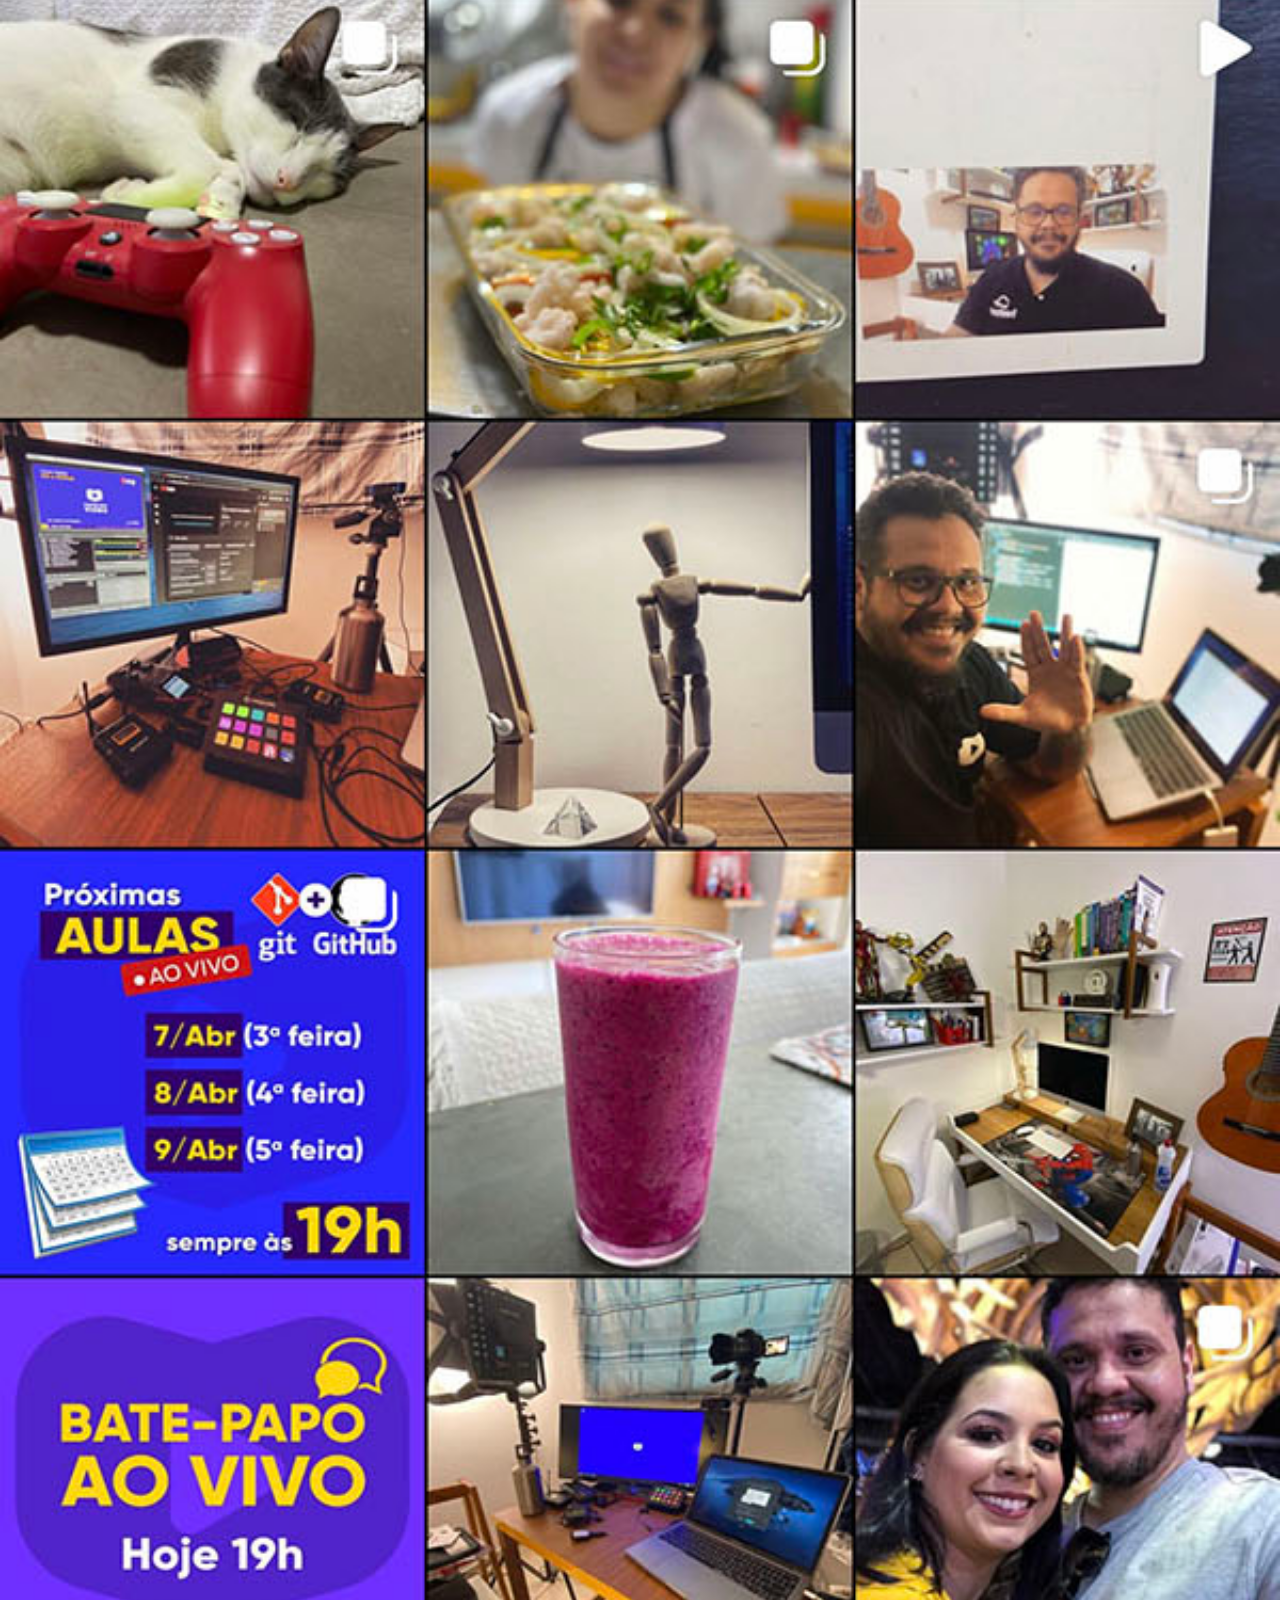
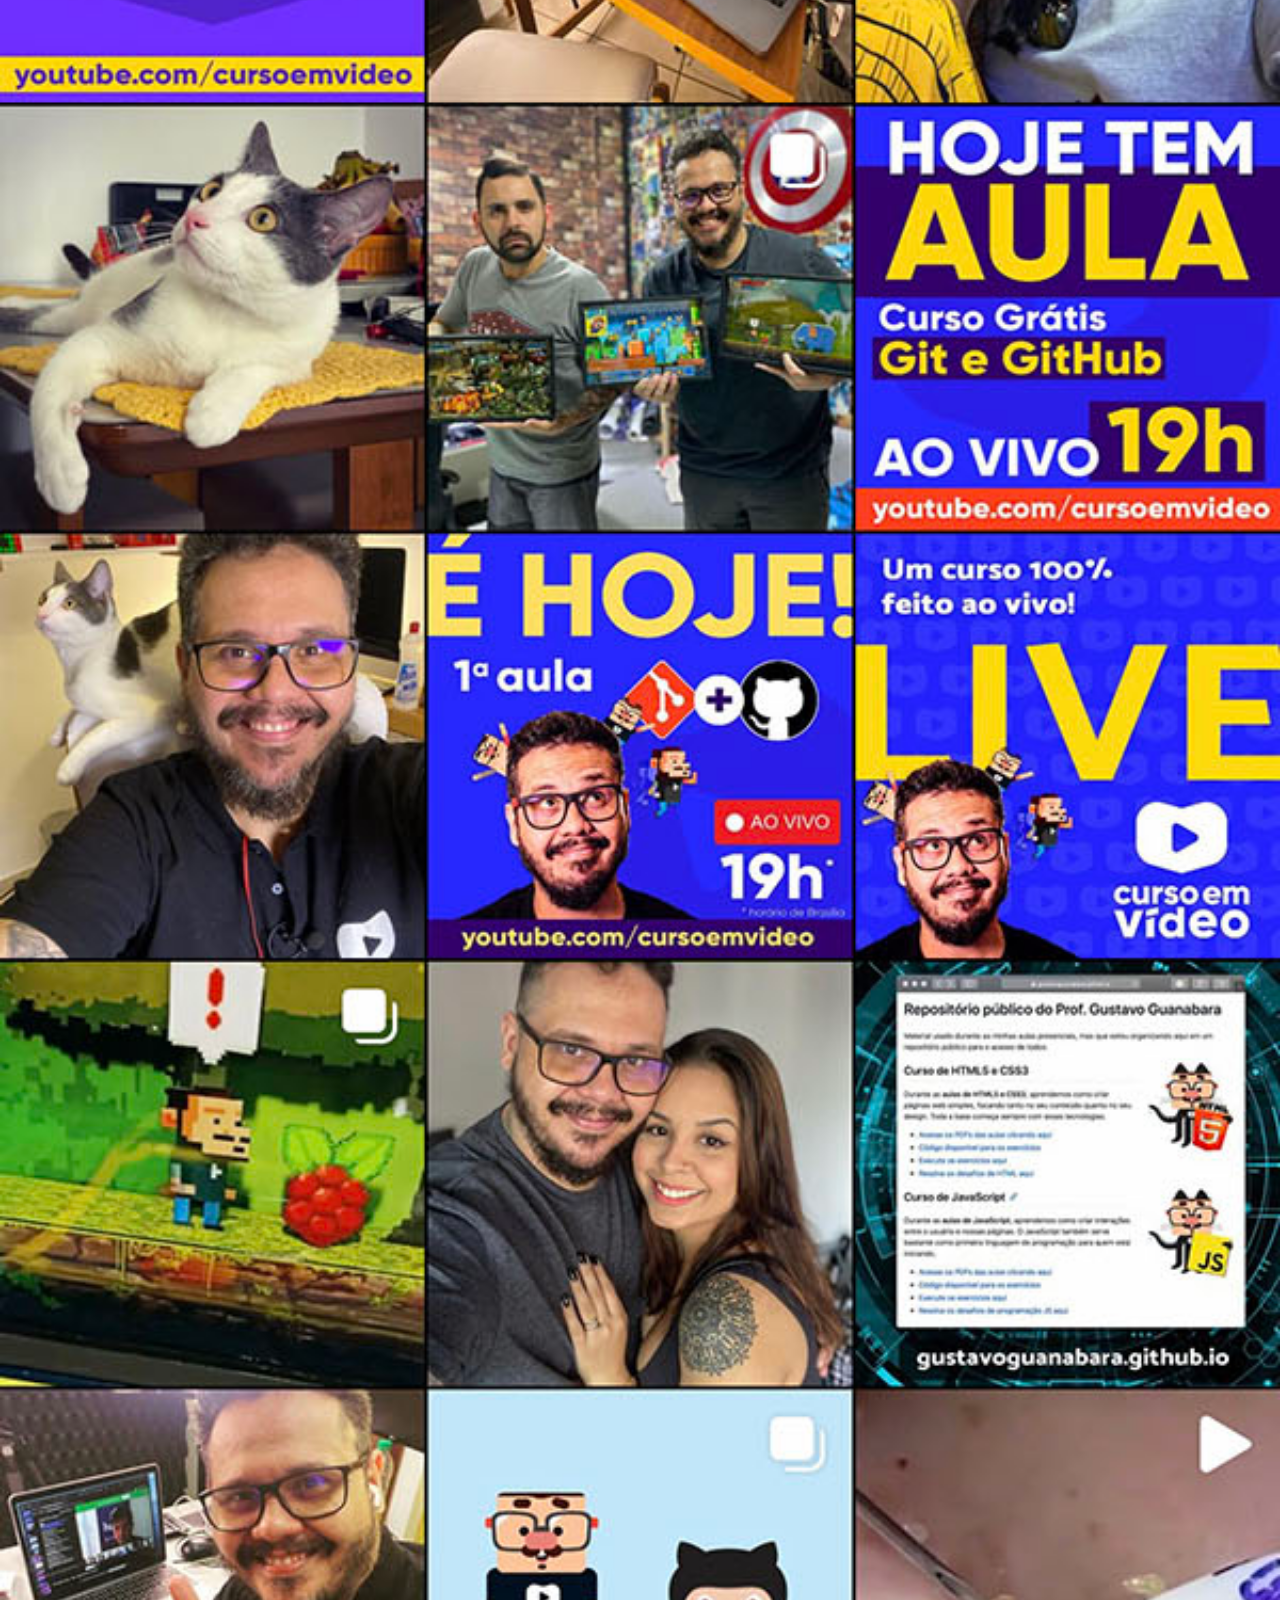
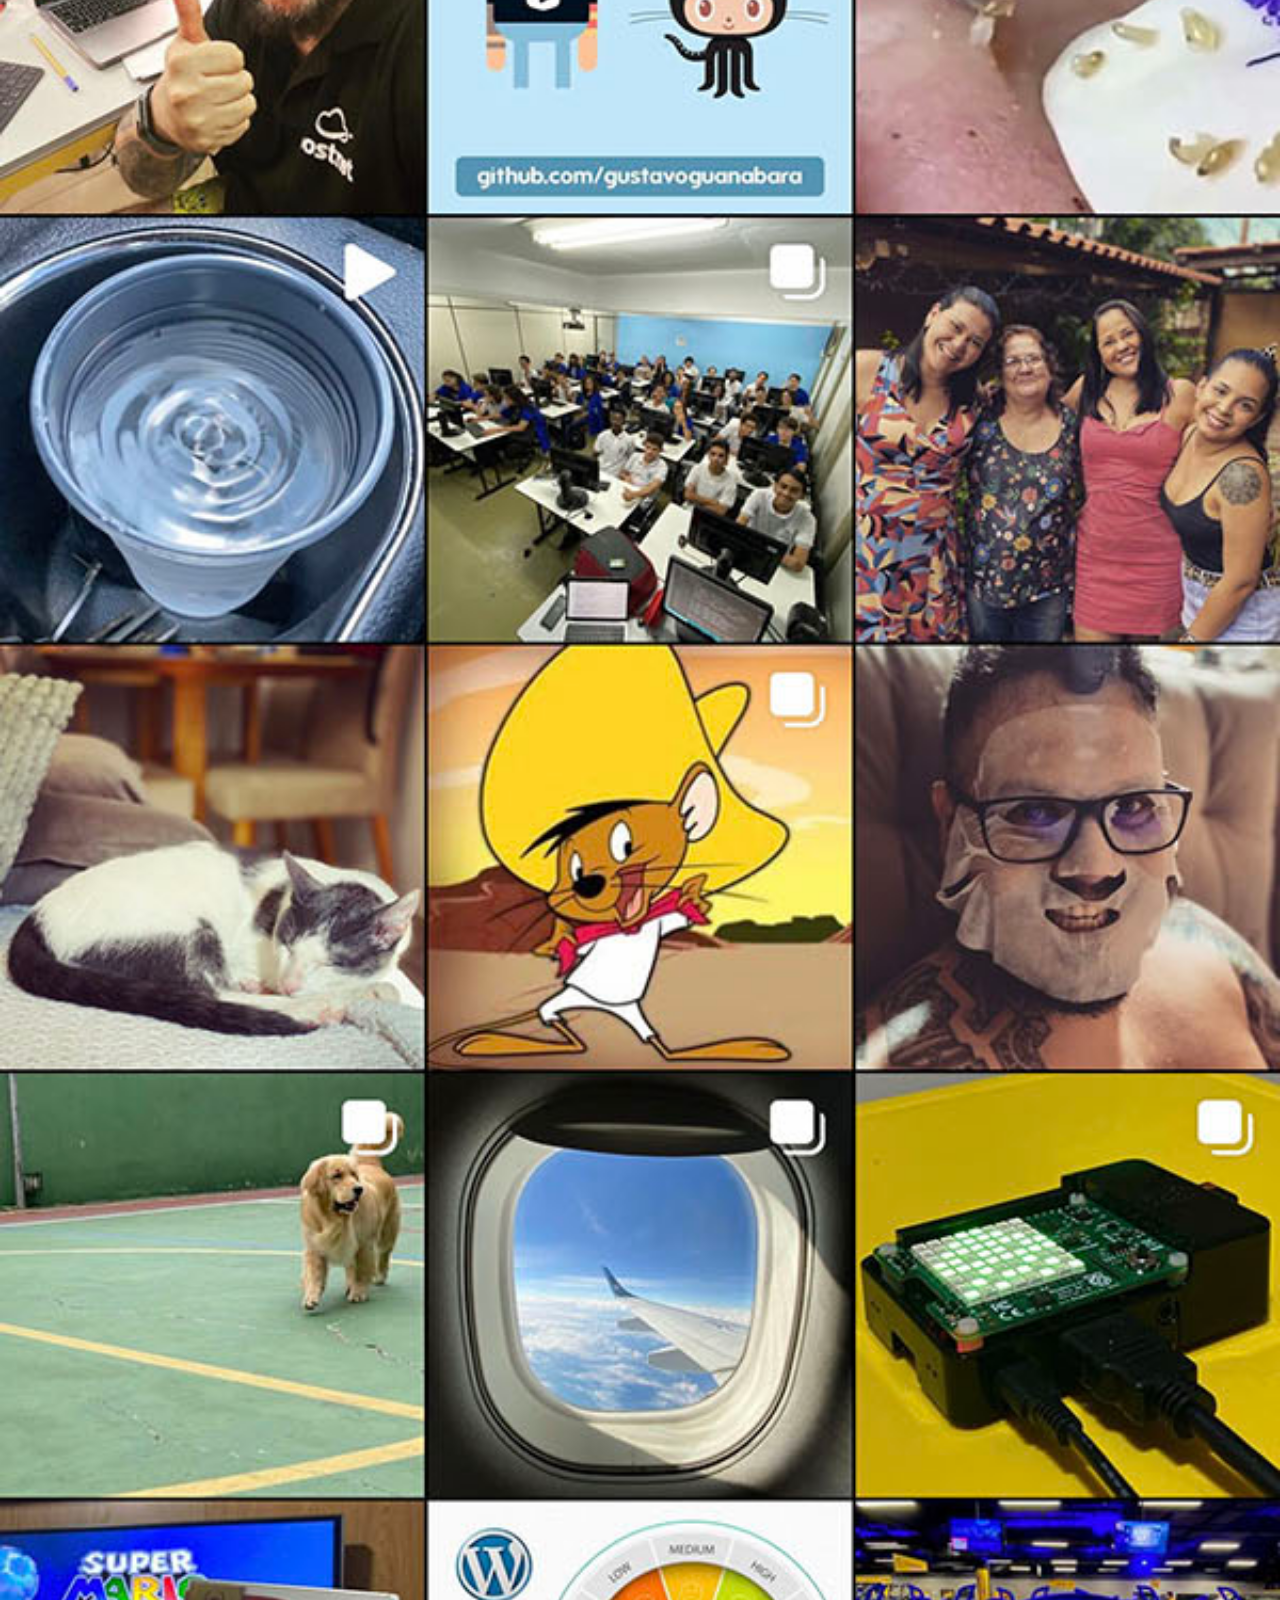
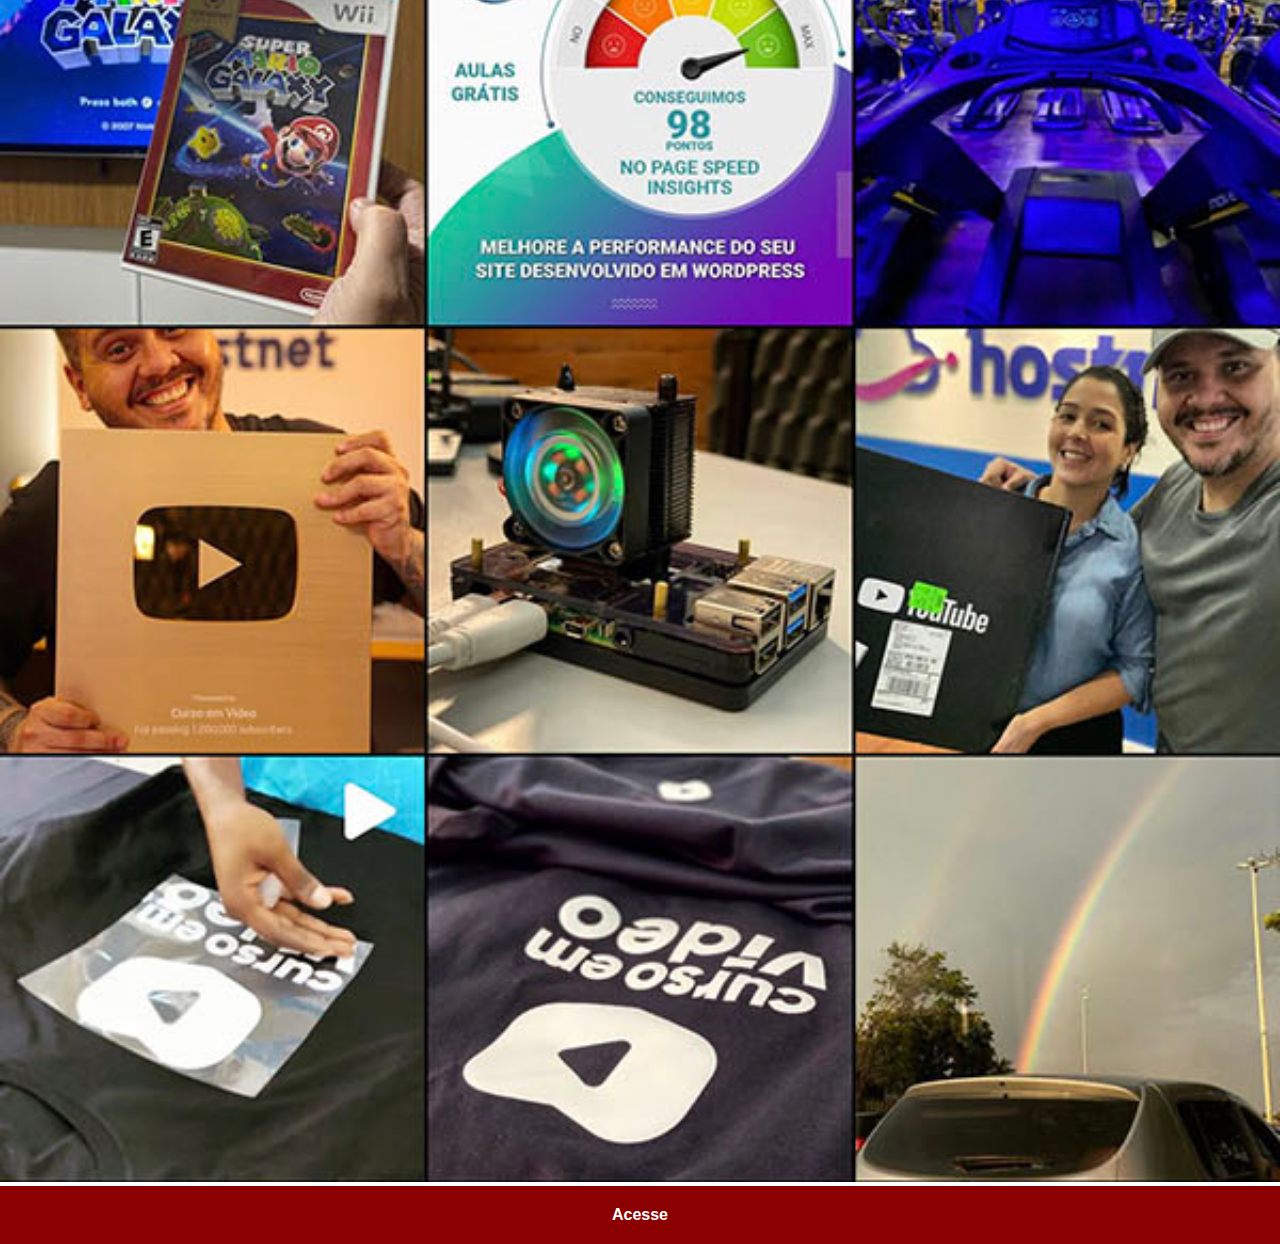
<file: instagram.html>
<!DOCTYPE html>
<html lang="pt-br">
<head>
    <meta charset="UTF-8">
    <meta name="viewport" content="width=device-width, initial-scale=1.0">
    <title>Instagram</title>
    <link rel="stylesheet" href="estilos/social.css">
</head>
<body>
  <img src="imagens/tela-instagram.jpg" alt="Instagram">
  <a href="https://www.instagram.com/gustavoguanabara" target="_blank">Acesse</a>  
</body>
</html>
</file>
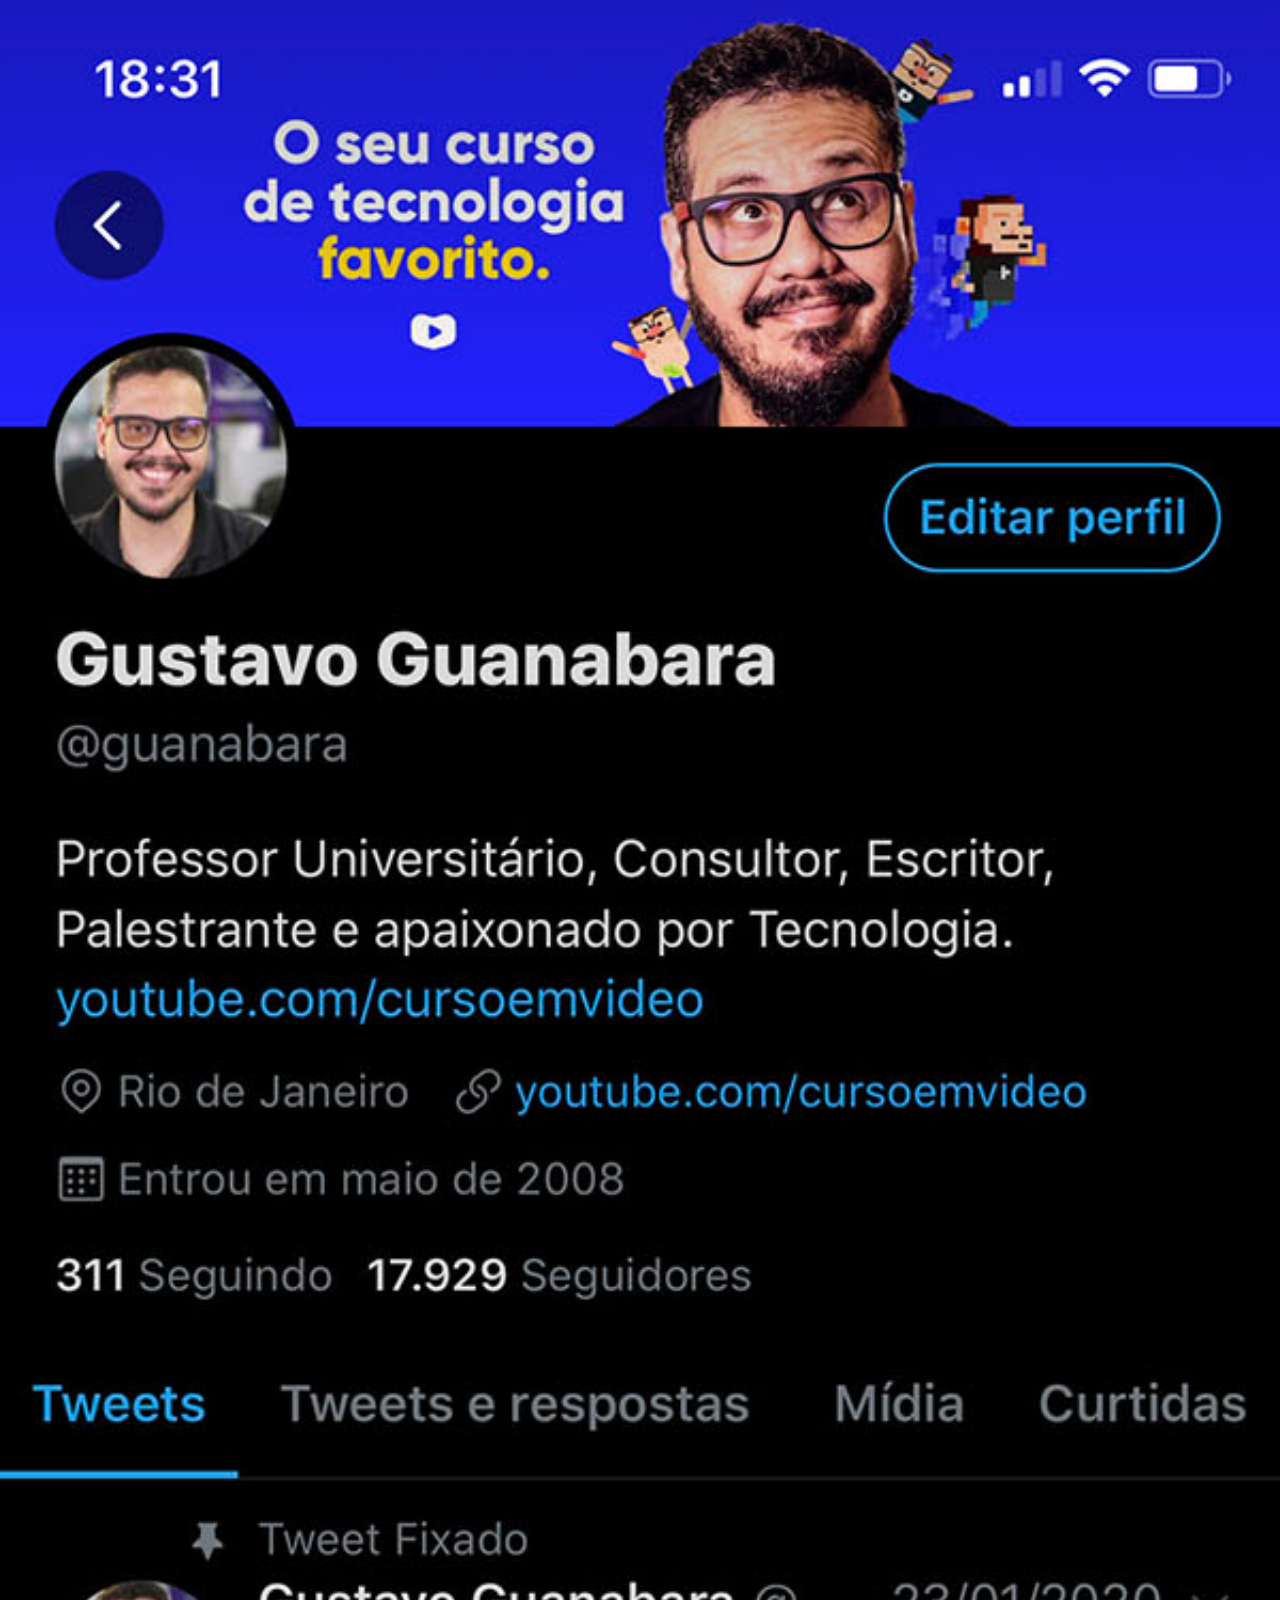
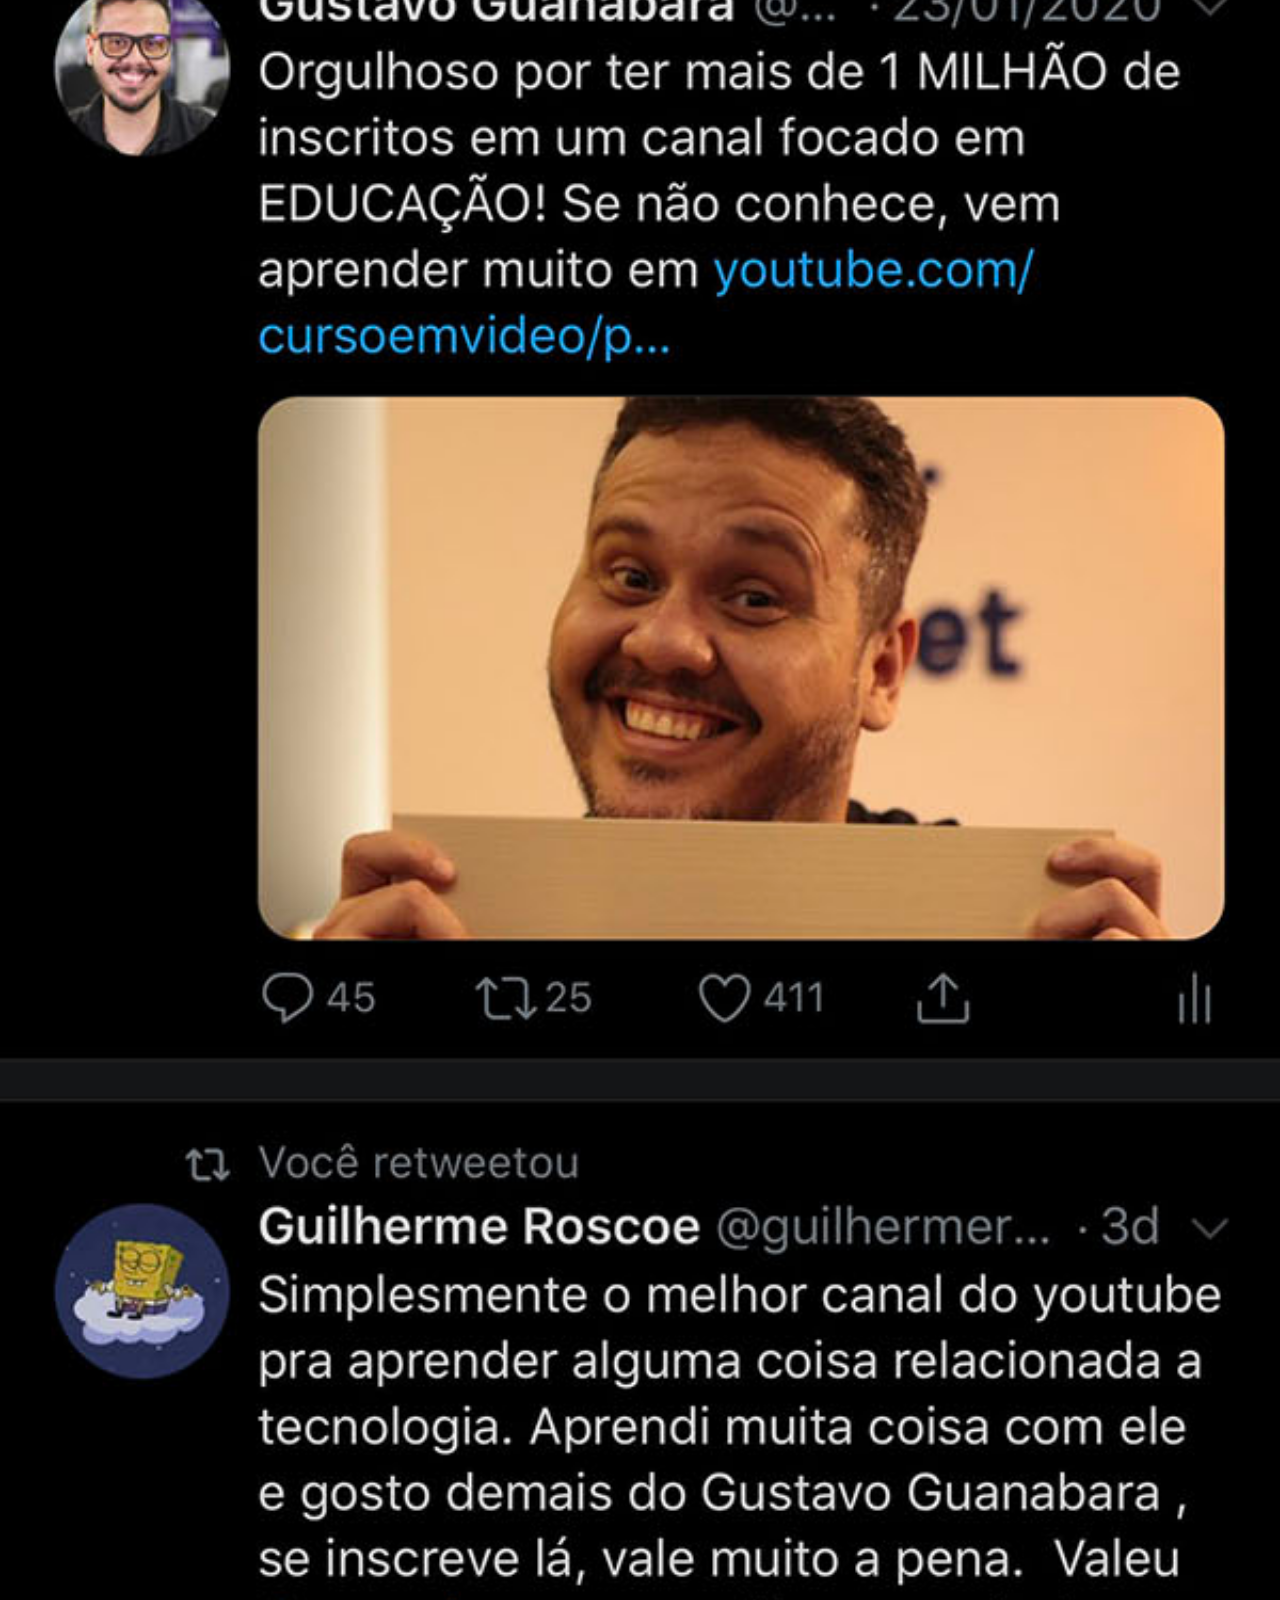
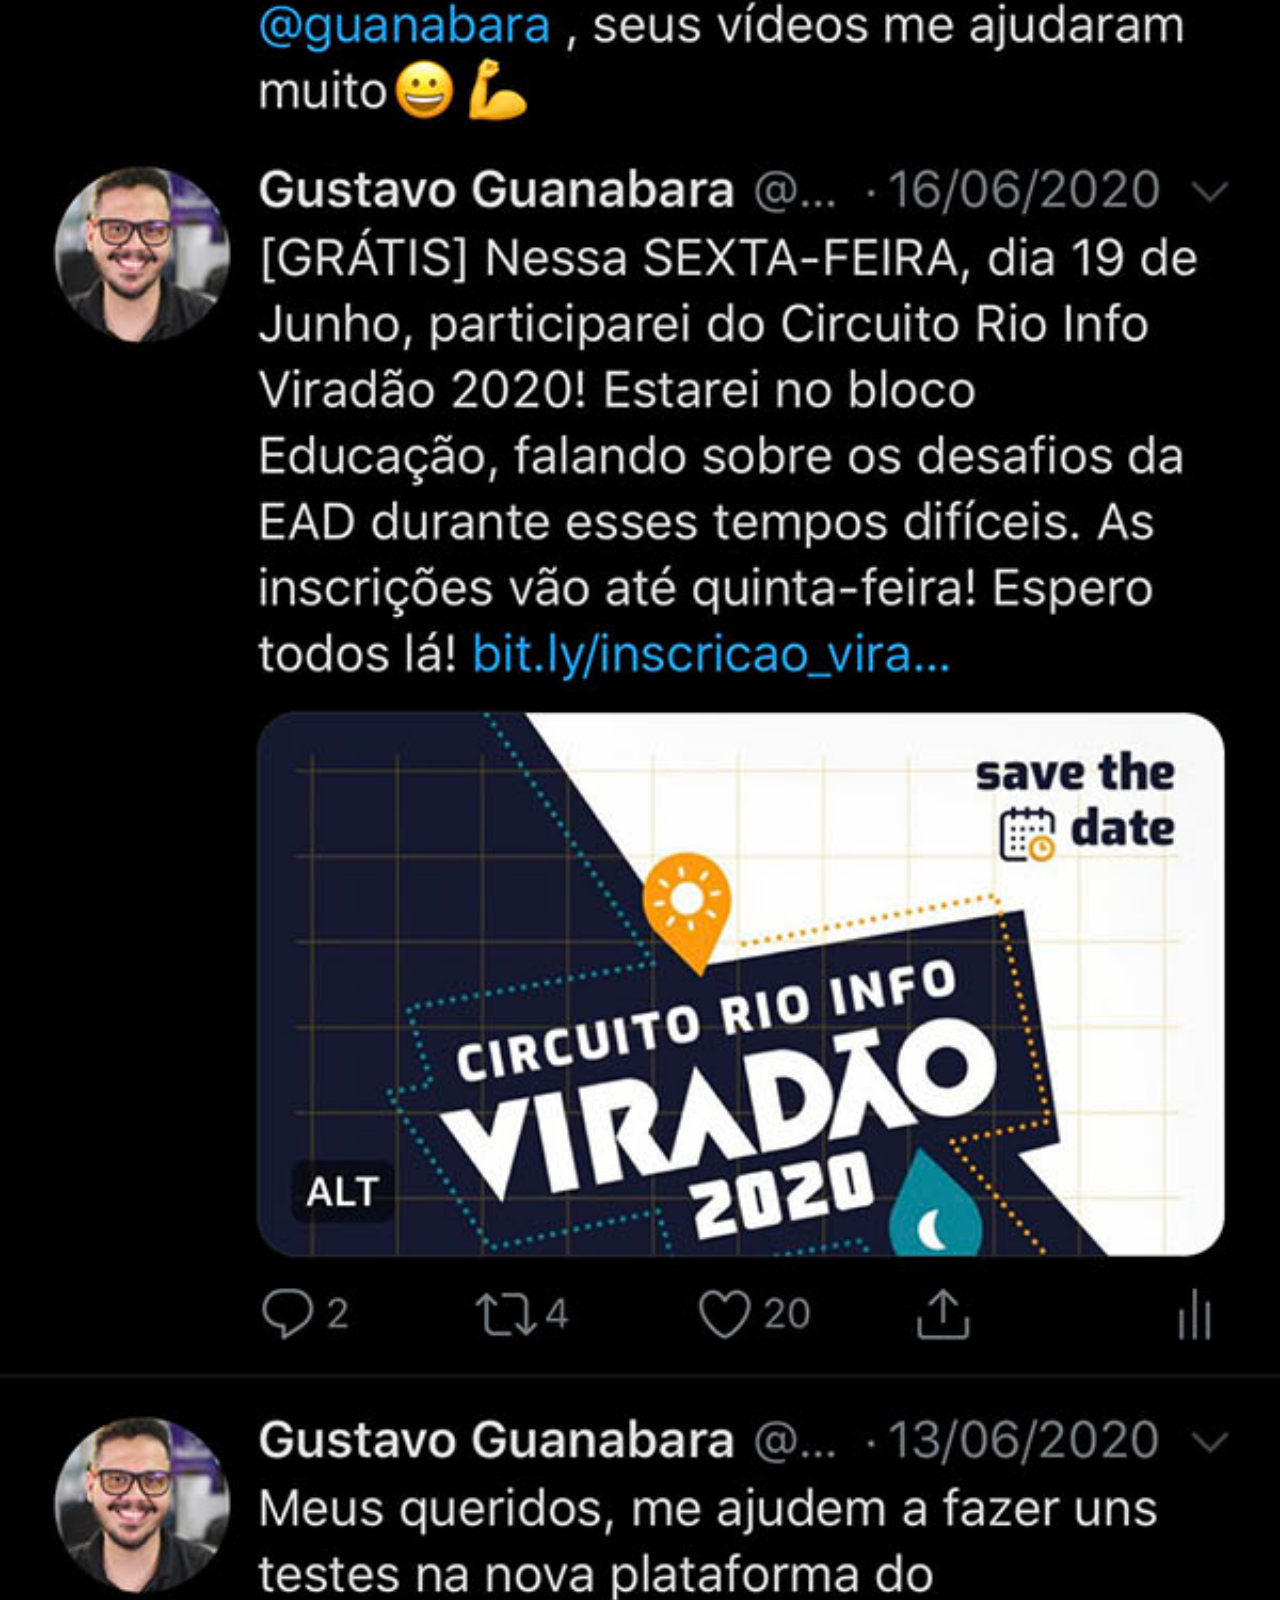
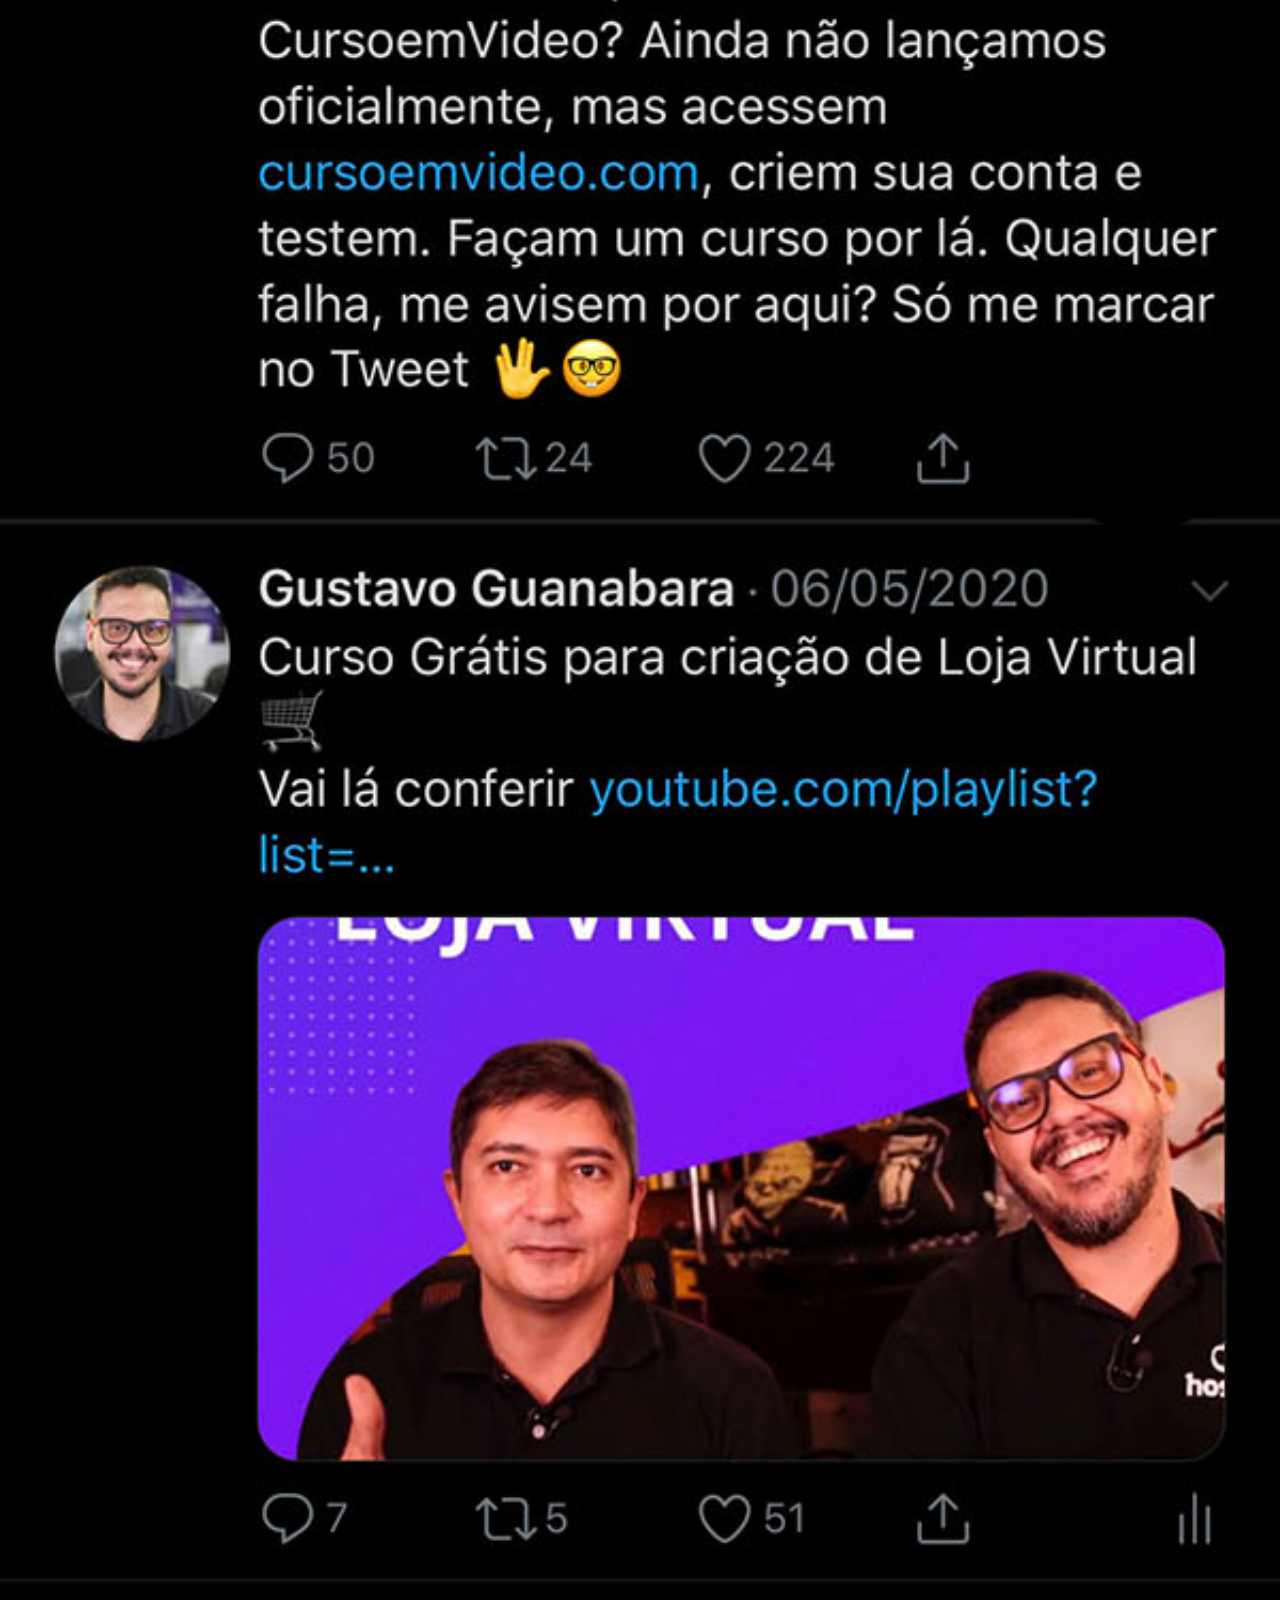
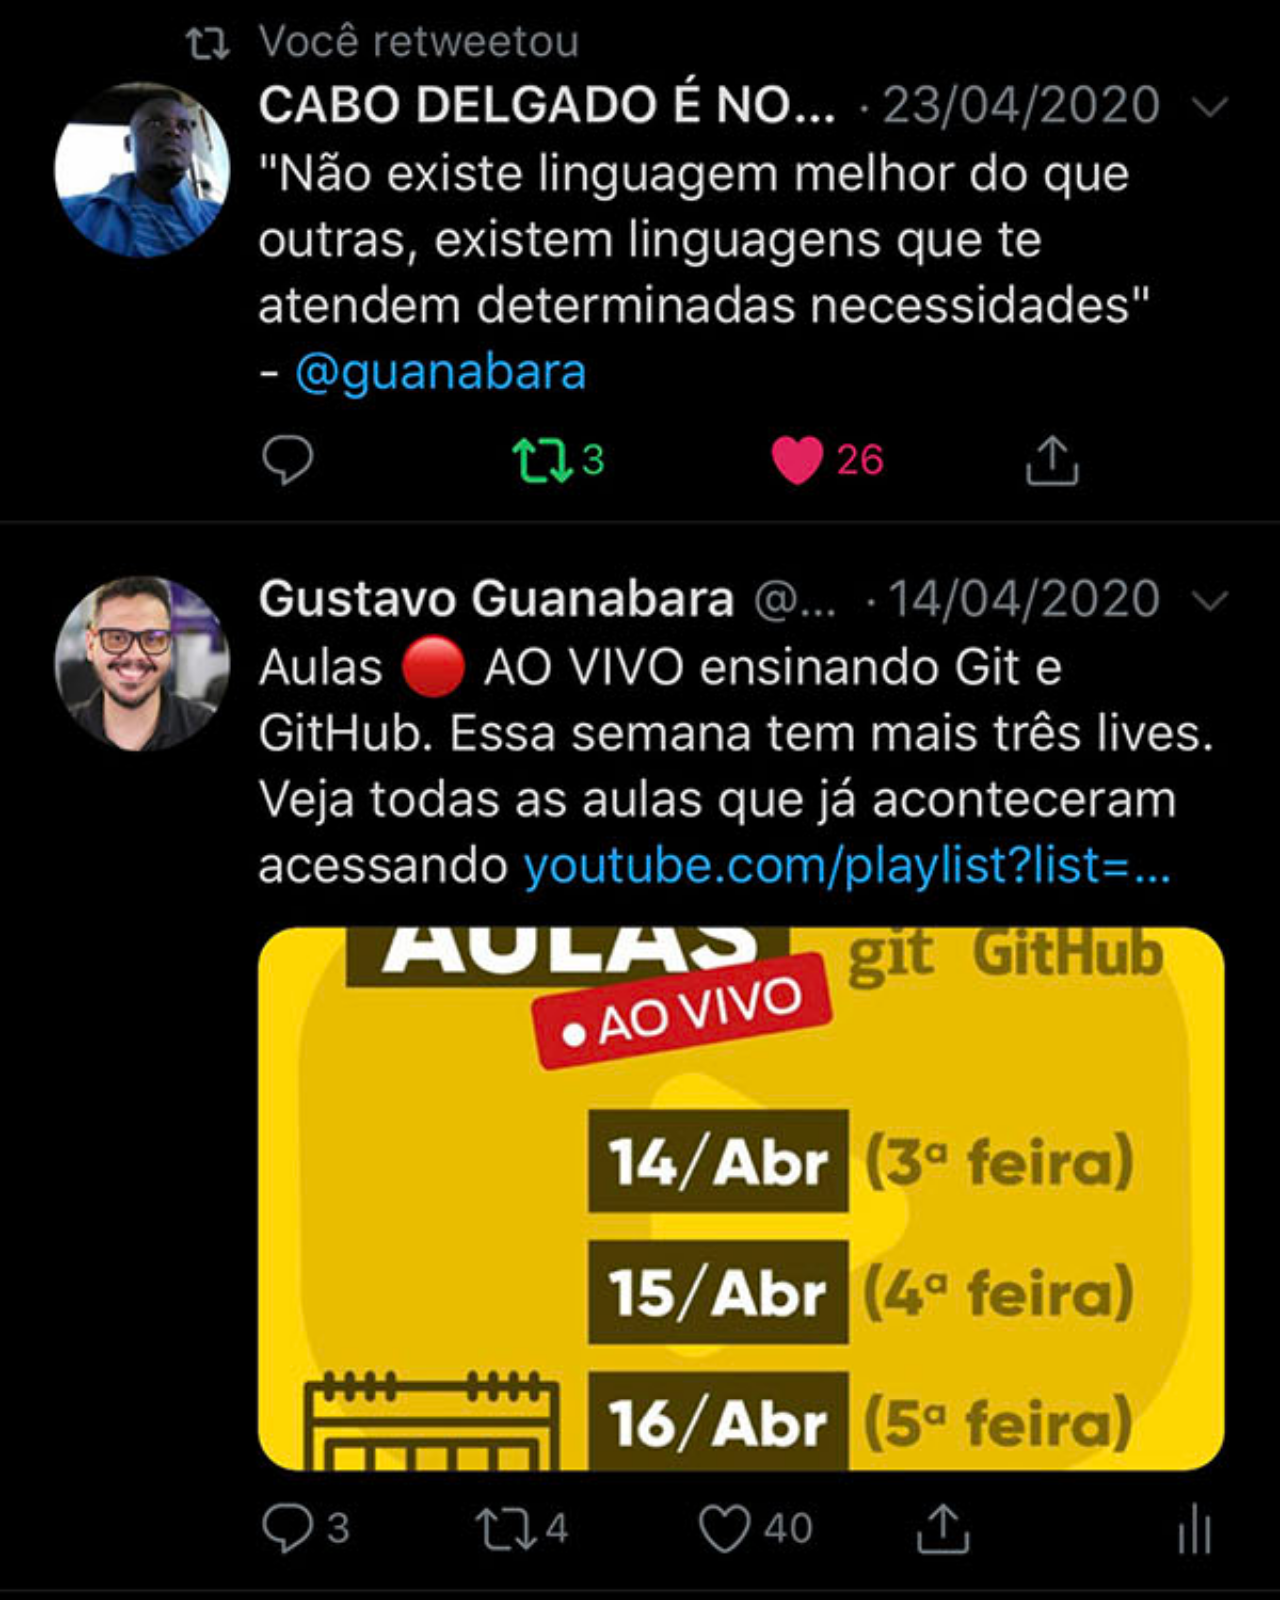
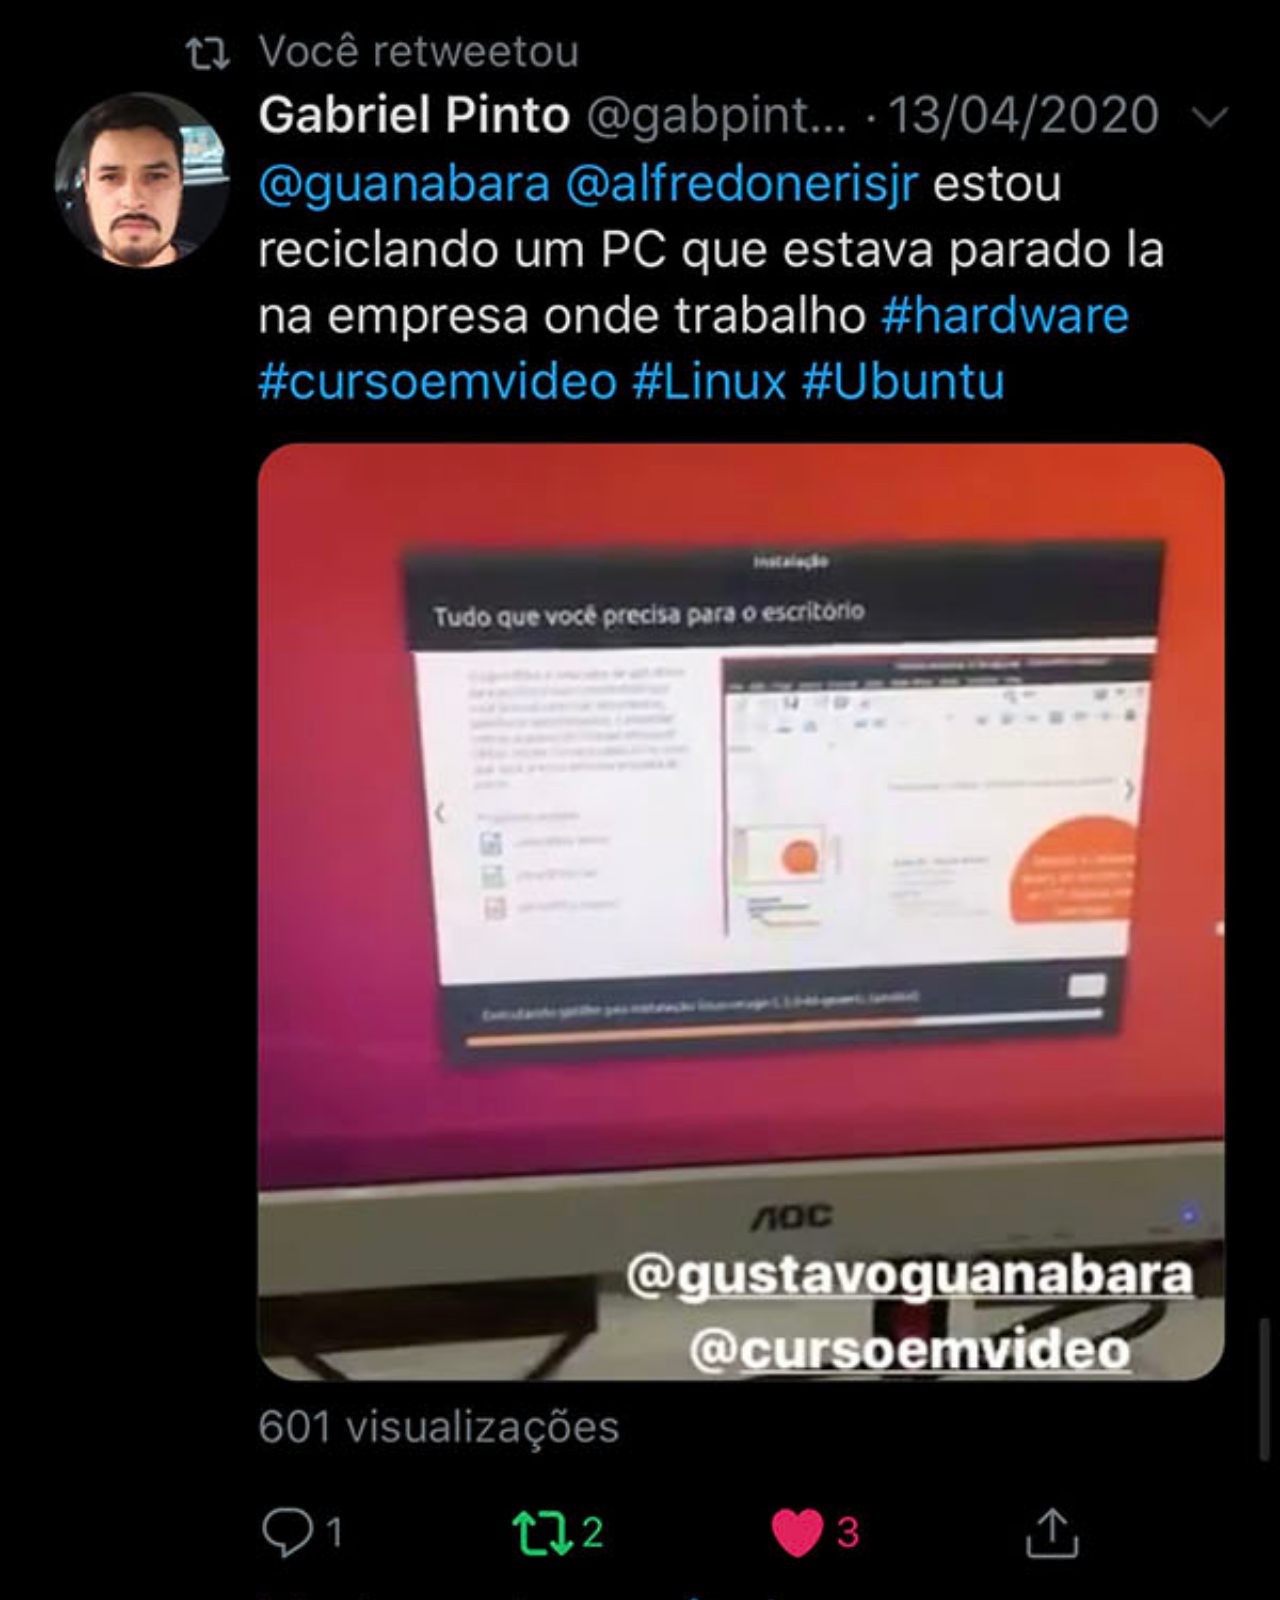
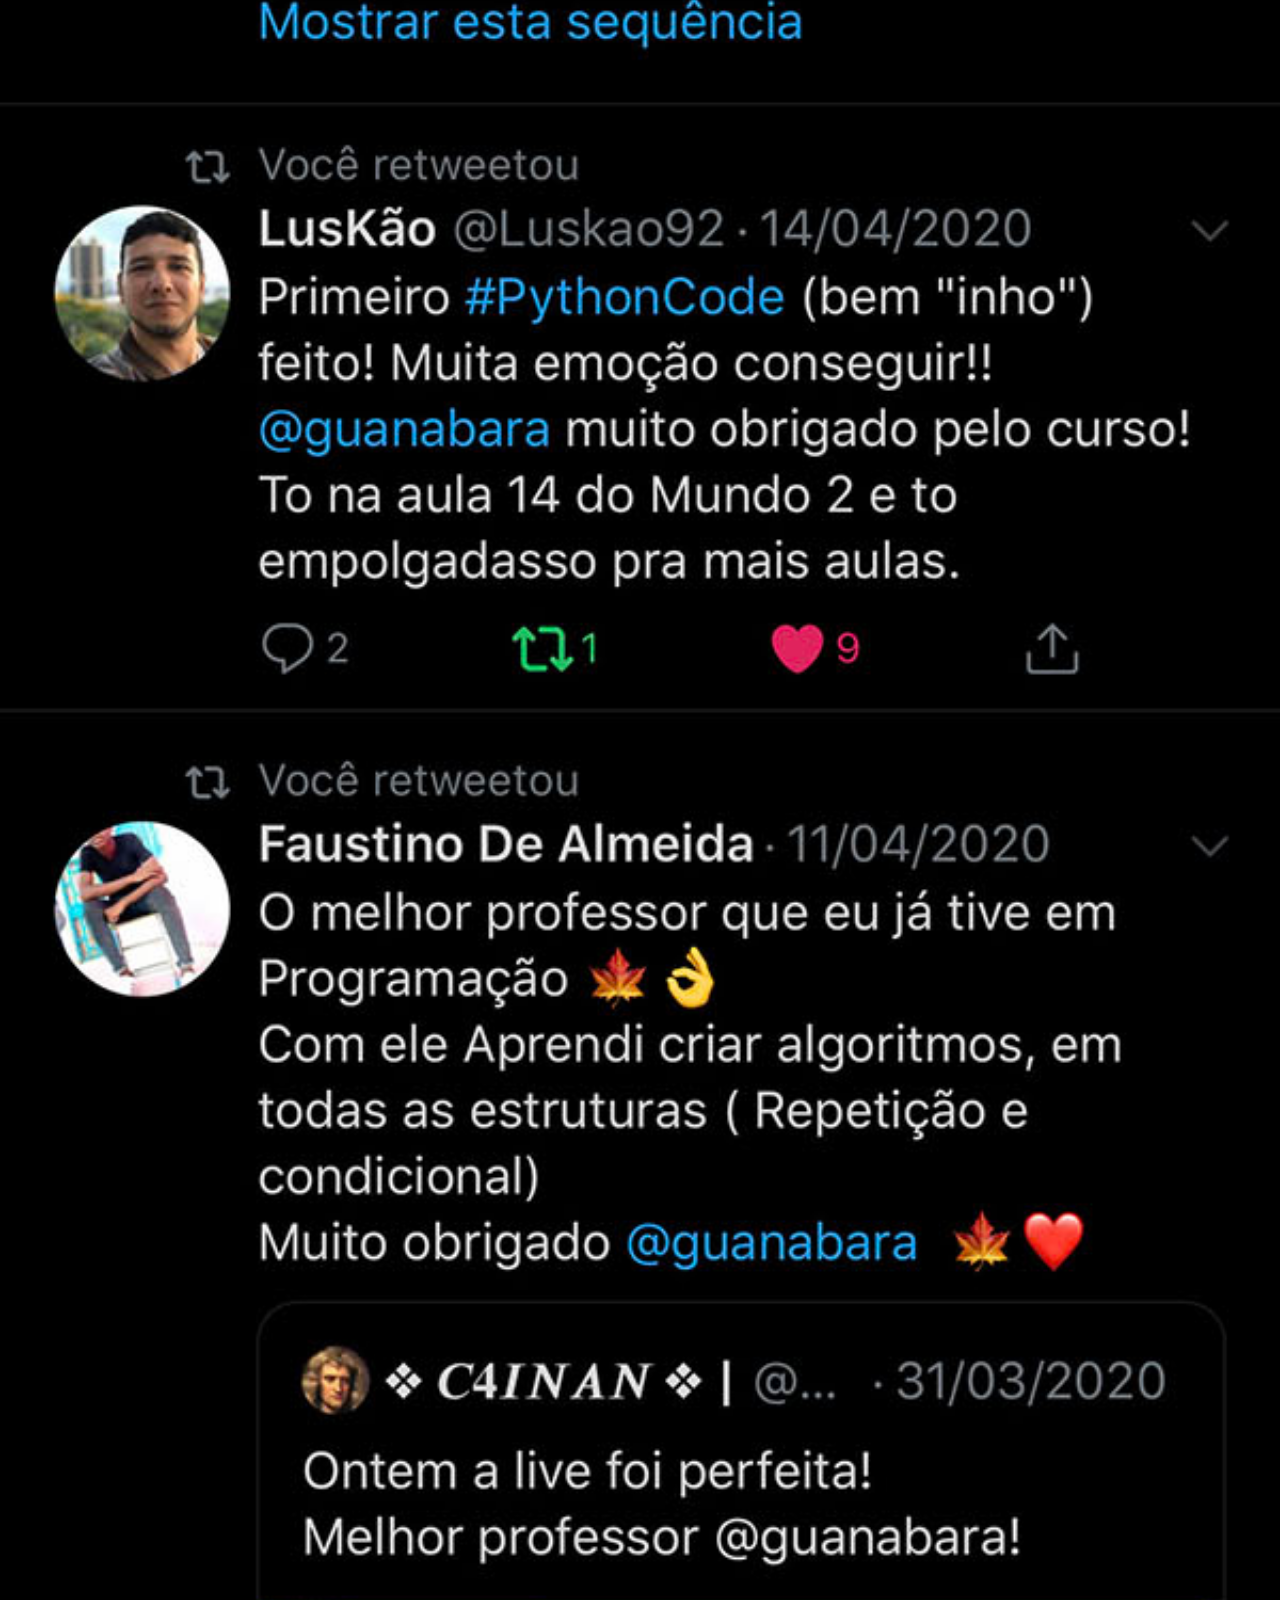
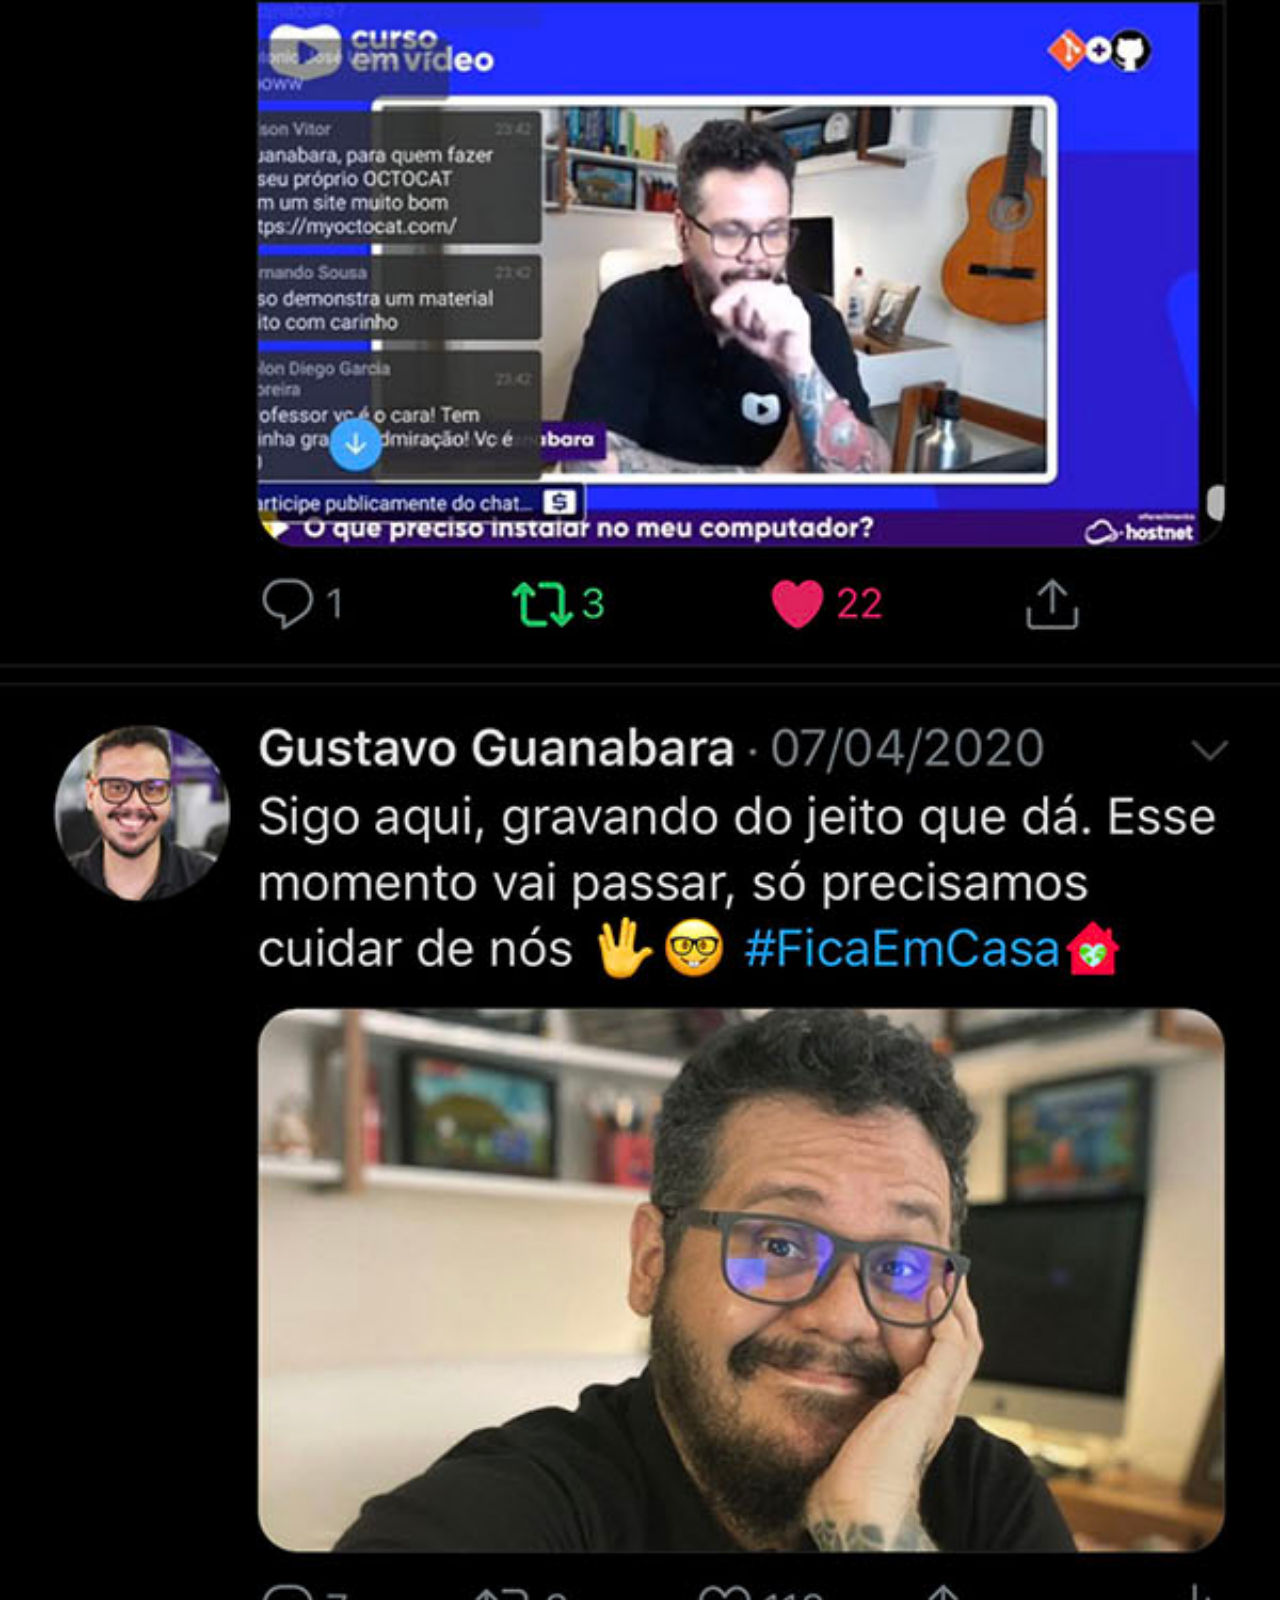
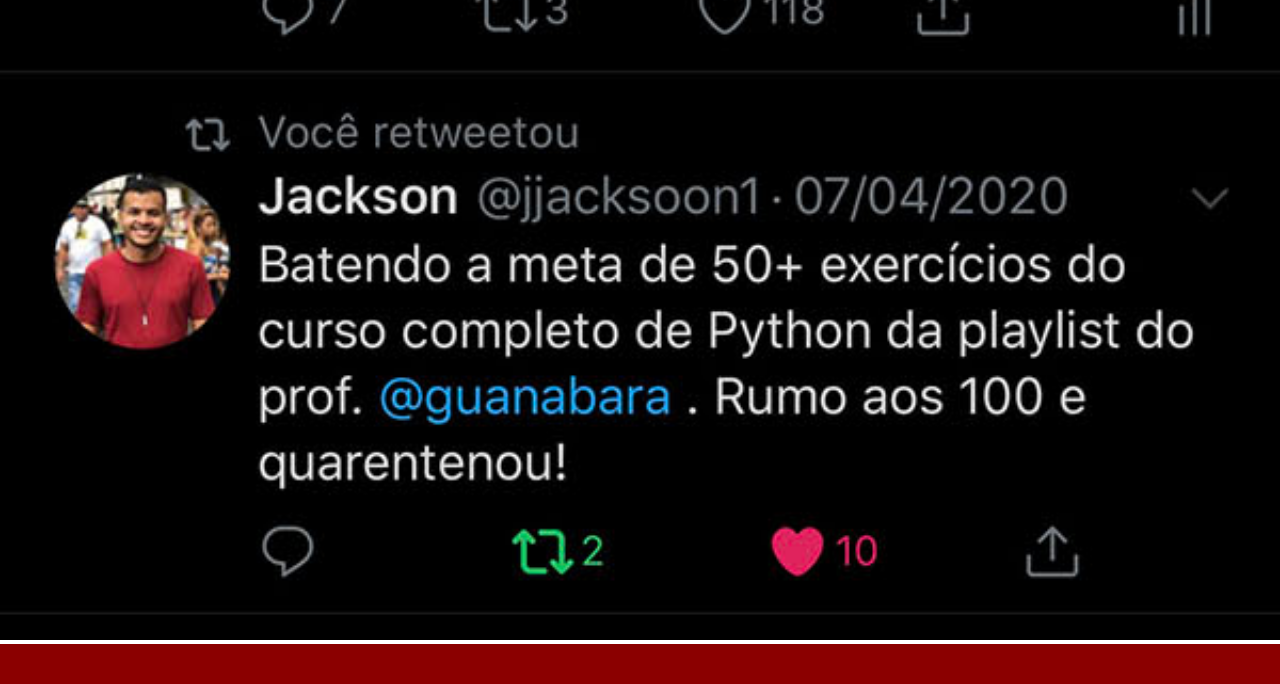
<file: twitter.html>
<!DOCTYPE html>
<html lang="pt-br">
<head>
    <meta charset="UTF-8">
    <meta name="viewport" content="width=device-width, initial-scale=1.0">
    <title>Twitter</title>
    <link rel="stylesheet" href="estilos/social.css">
</head>
<body>
    <img src="imagens/tela-twitter.jpg" alt="Twitter">
    <a href="https://x.com/guanabara" target="_blank"></a>

</body>
</html>
</file>
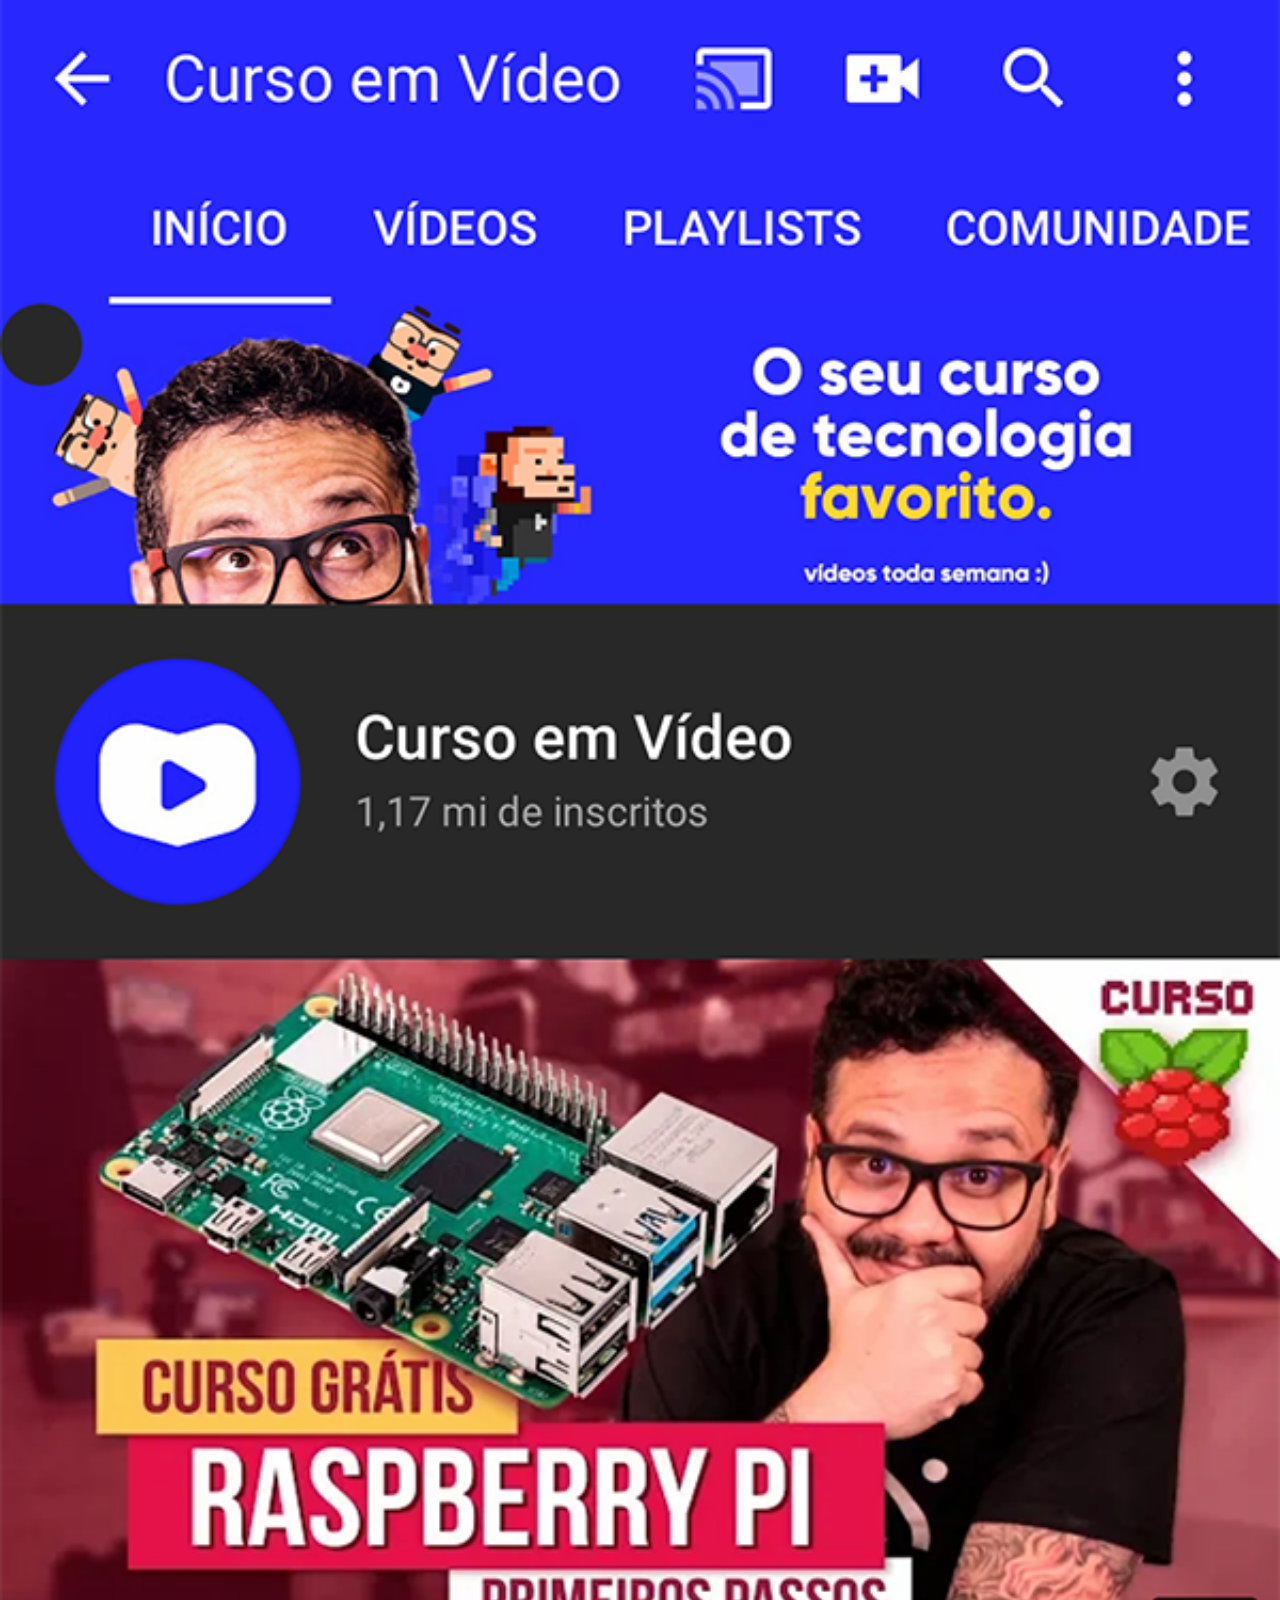
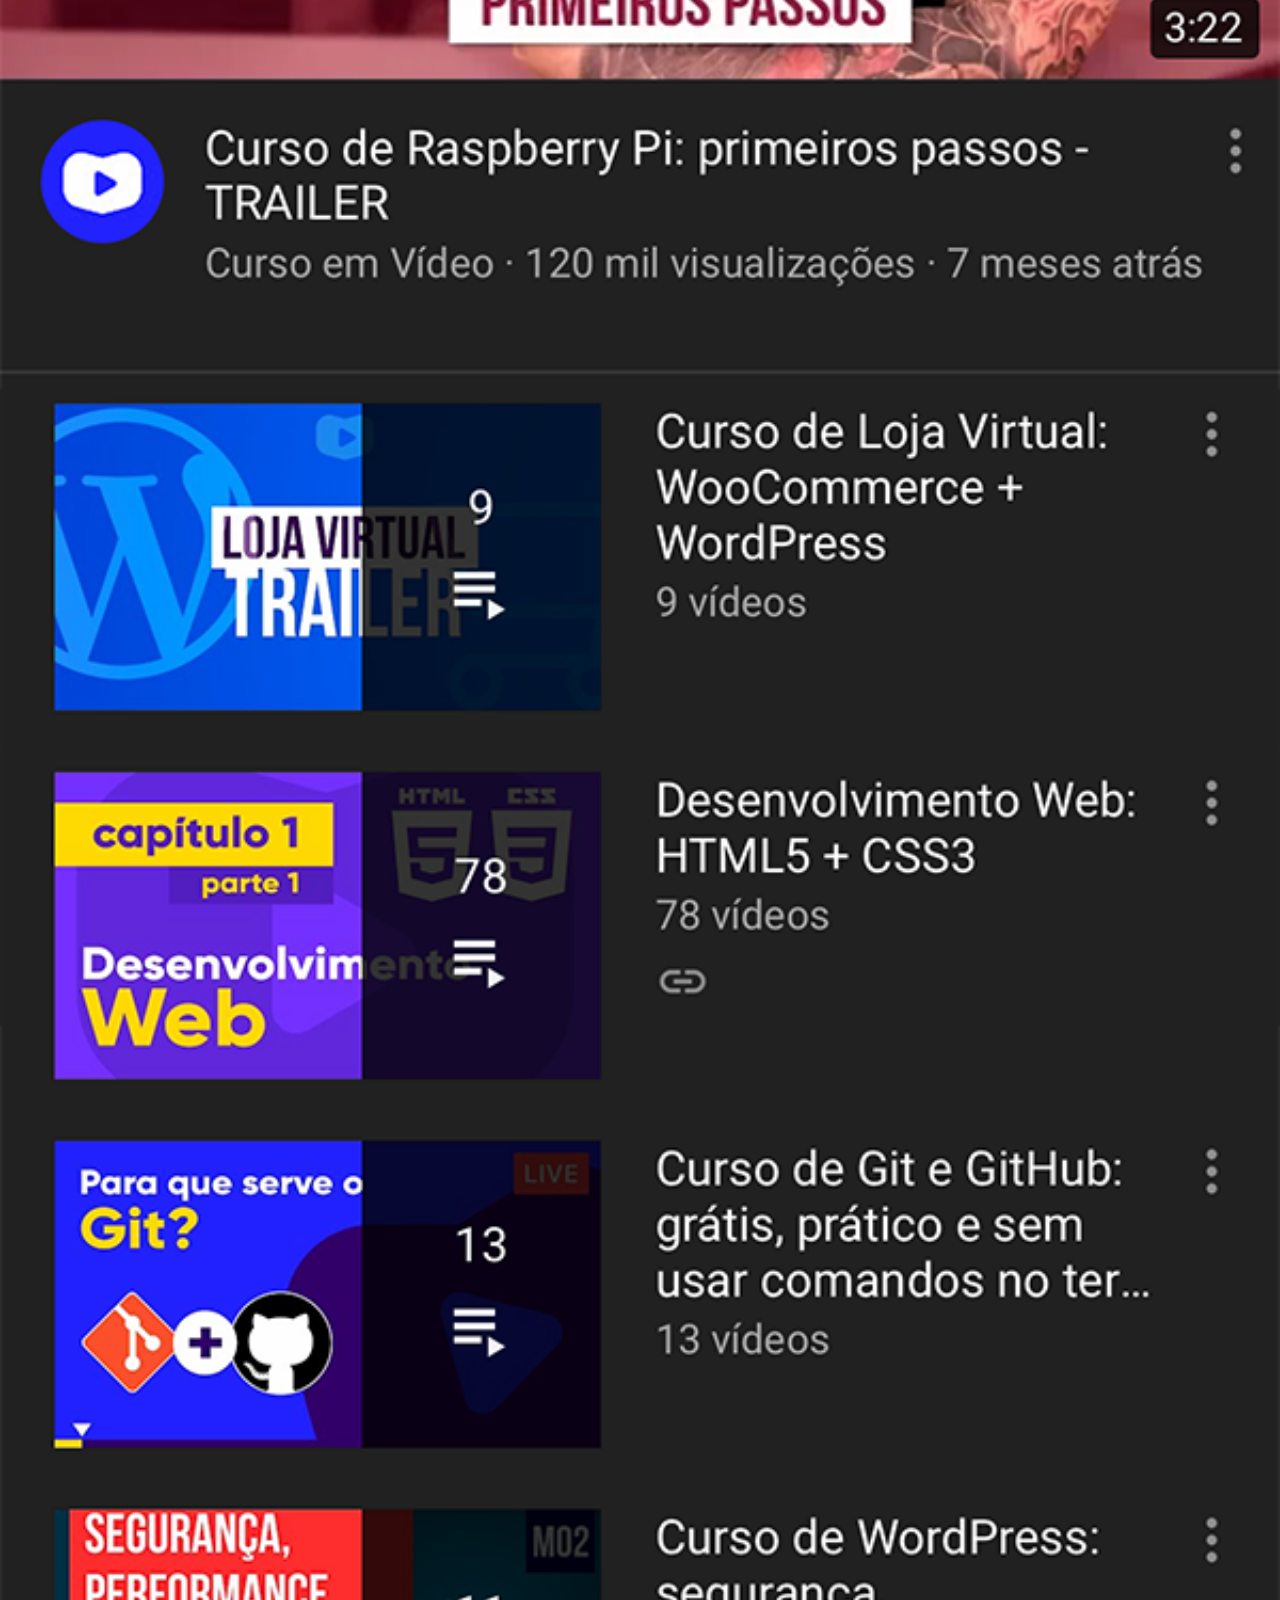
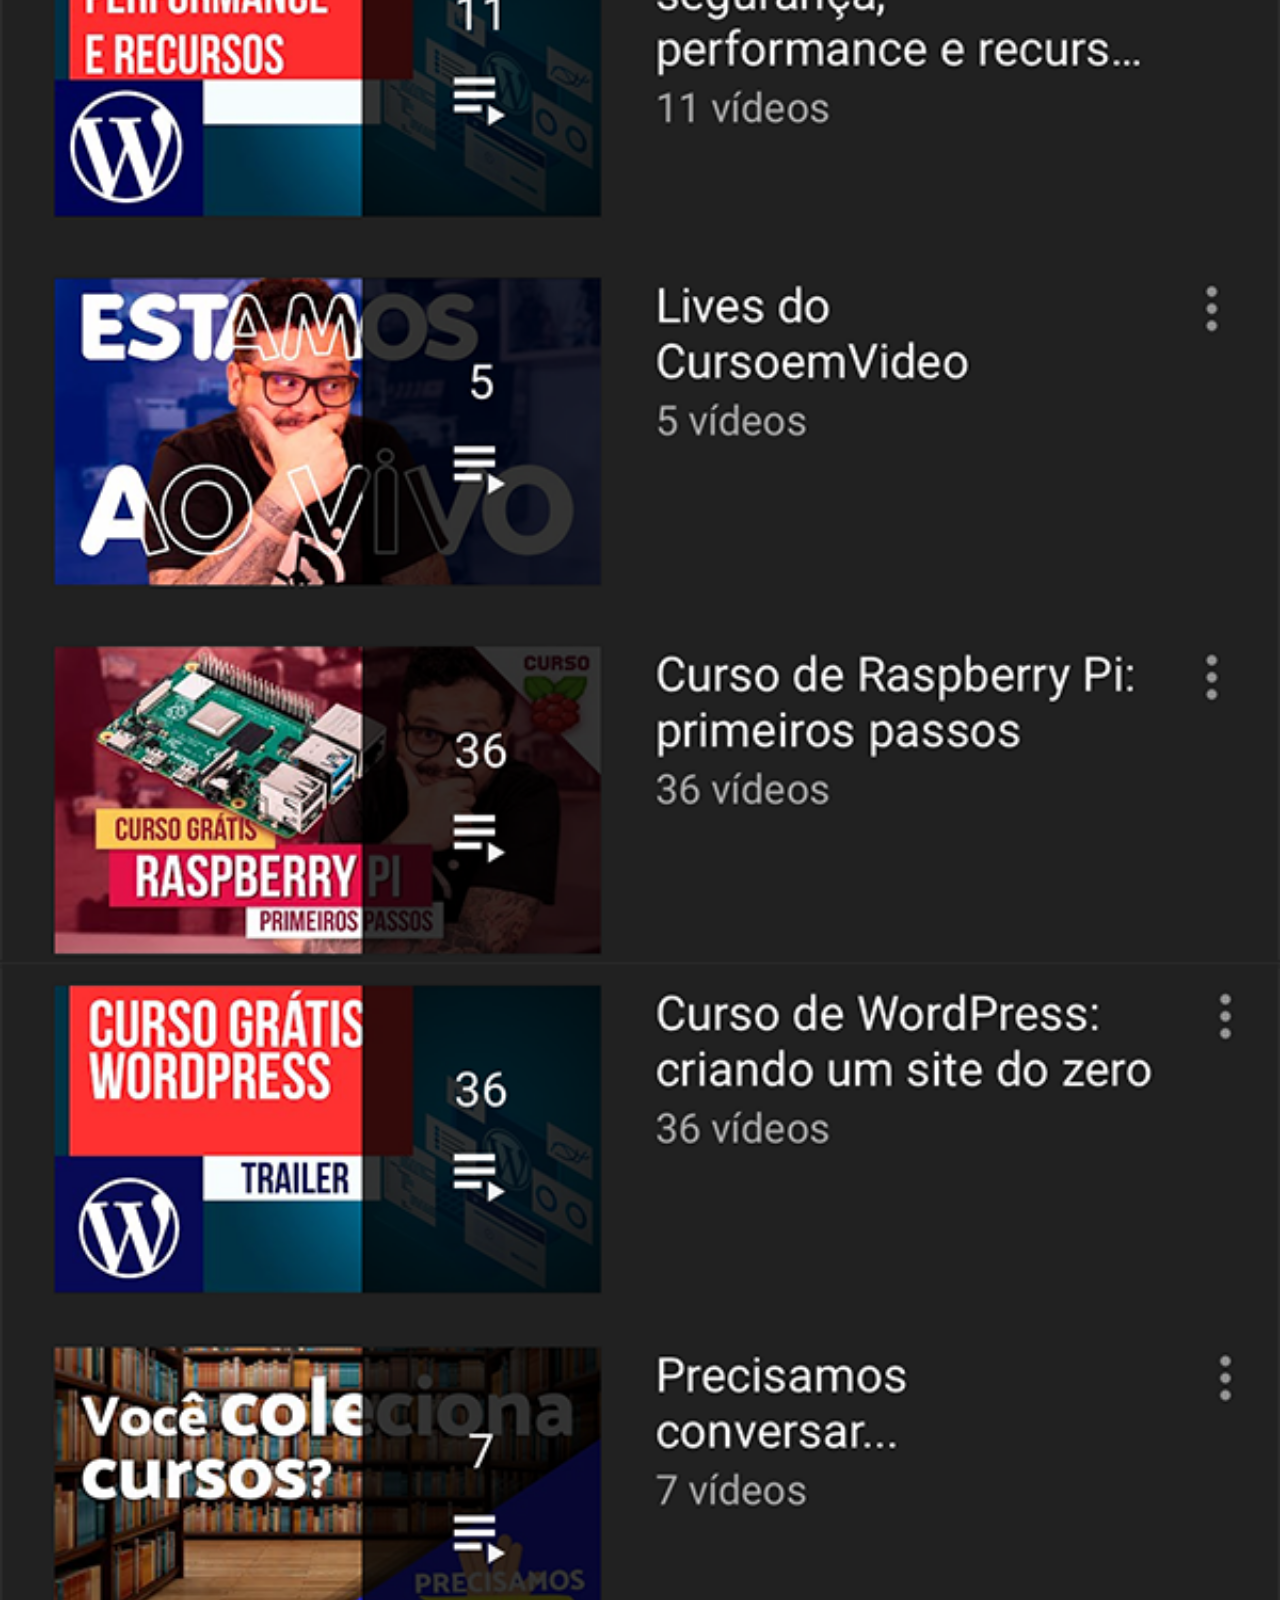
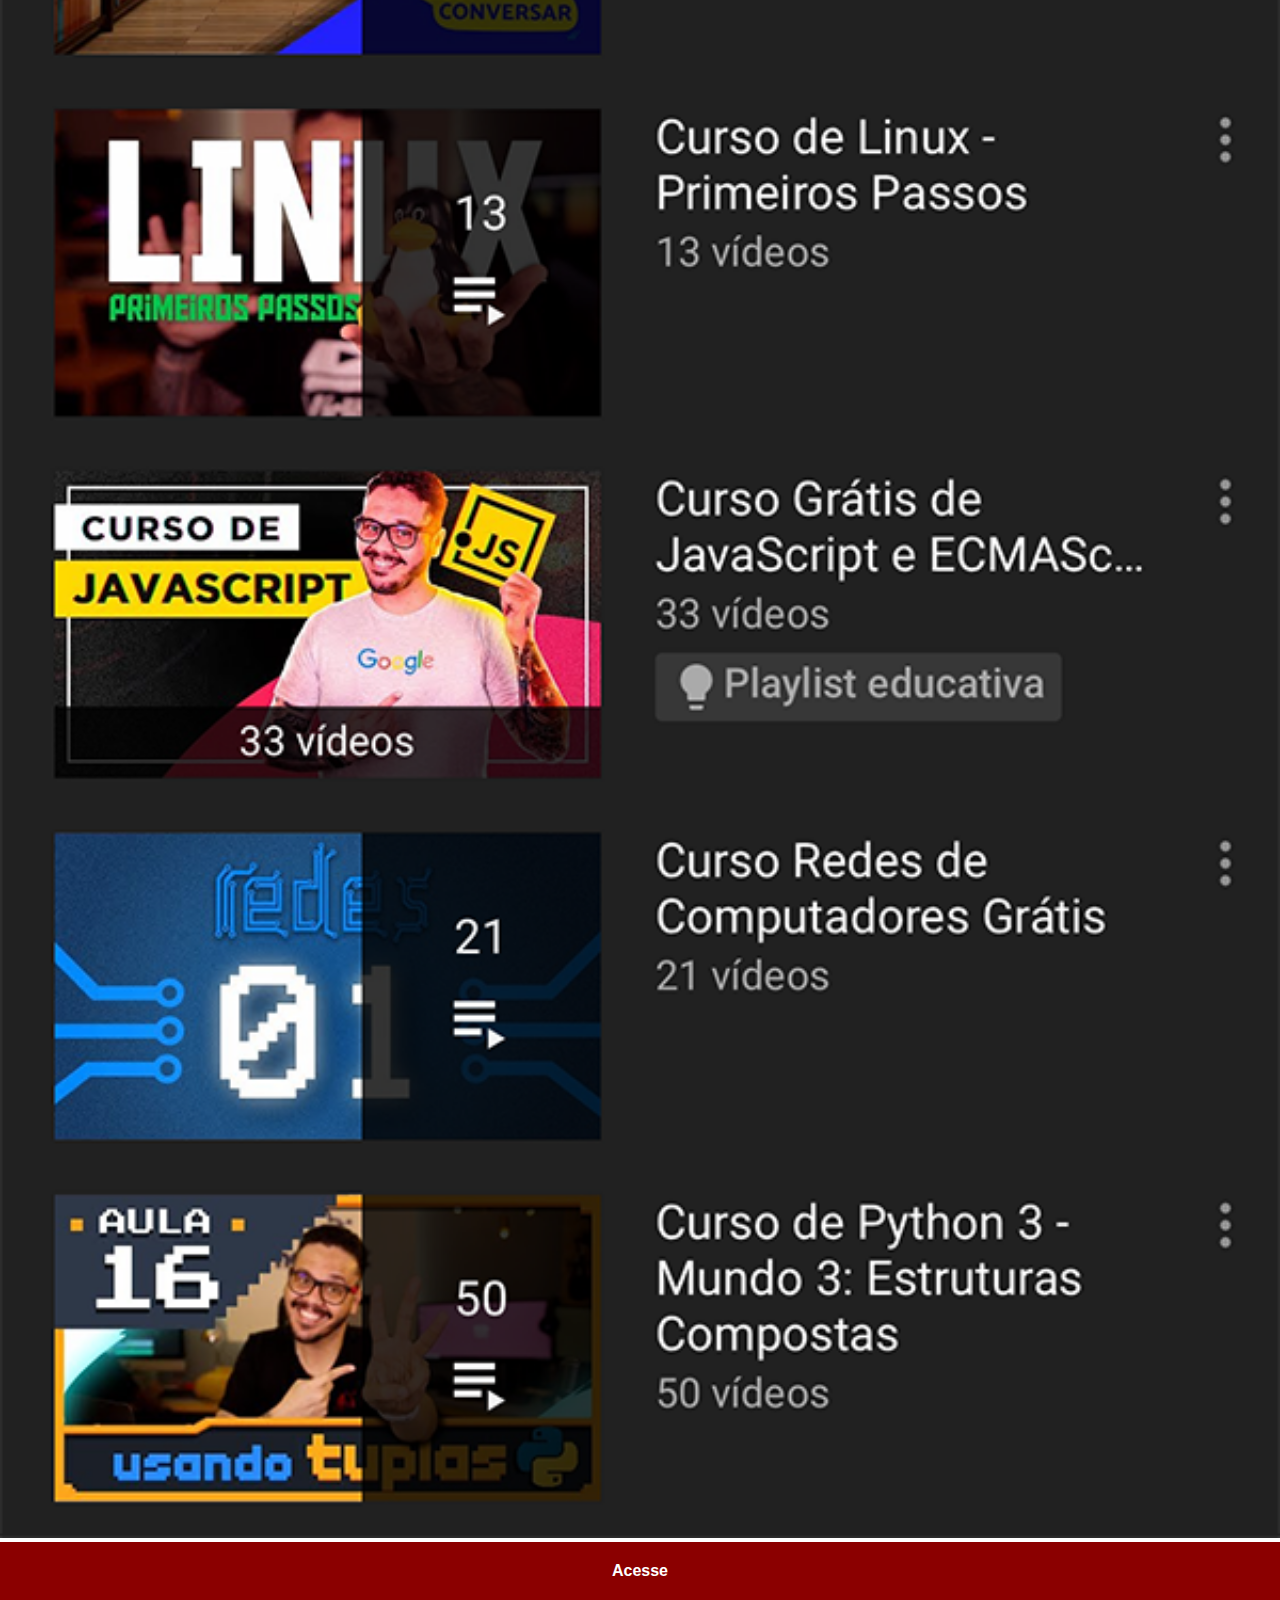
<file: youtube.html>
<!DOCTYPE html>
<html lang="pt-br">
<head>
    <meta charset="UTF-8">
    <meta name="viewport" content="width=device-width, initial-scale=1.0">
    <title>YouTube</title>
    <link rel="stylesheet" href="estilos/social.css">
</head>
<body>
    <img src="imagens/tela-youtube.png" alt="YouTube">
    <a href="https://www.youtube.com/c/CursoemV%C3%ADdeo/videos/playlists" target="_blank">Acesse</a>
</body>
</html>
</file>
<file: estilos/style.css>
@charset "UTF-8";

*{
    padding: 0px;
    margin: 0px;
    font-family: Arial, Helvetica, sans-serif;
}

html, body{
    height: 100vh;
    width: 100vw;
    background-color: black;
}

body{
    background: url("../imagens/fundo-madeira.jpg") no-repeat top center ;
    background-size: cover;
    background-attachment: fixed;
}

main{
    height: 100vh;
    position: relative;
}

section#telefone{
    position: absolute;
    top: 50%;
    left: 50%;
    transform: translate(-50%, -50%);


    height: 627px;
    width: 311px;
    background: url("../imagens/frame-iphone.png") no-repeat;
}
iframe#tela{
    position: relative;
    top: 80px;
    left: 22px;
    width: 269px;
    height: 471px;
   
}

section#redes-sociais{
    text-align: right;
}

section#redes-sociais > a > img{
    width: 50px;
    margin: 10px;
    border-radius: 50%;
    box-shadow: 2px 2px rgba(0, 0, 0, 0.39);
    box-sizing: border-box;
}

section#redes-sociais  img:hover{
    border: 2px solid rgba(255, 255, 255, 0.637);
    transform: translate( -3px, -3px);
    box-shadow: 5px 5px 10px rgba(0, 0, 0, 0.623);
    transition: transform .3s;
}
</file>
<file: estilos/social.css>
@charset "UTF-8";

*{
    margin: 0px;
    padding: 0px;
    font-family: Arial, Helvetica, sans-serif;
}

::-webkit-scrollbar{
    width: 0px;
    height: 0px;
}

img{
    width: 100vw;
}

a{
    display: block;
    background-color: darkred;
    color: white;
    padding: 20px;
    text-align: center;
    font-weight: bolder;
    text-decoration: none;
}

a:hover{
    background-color: red;
}
</file>
